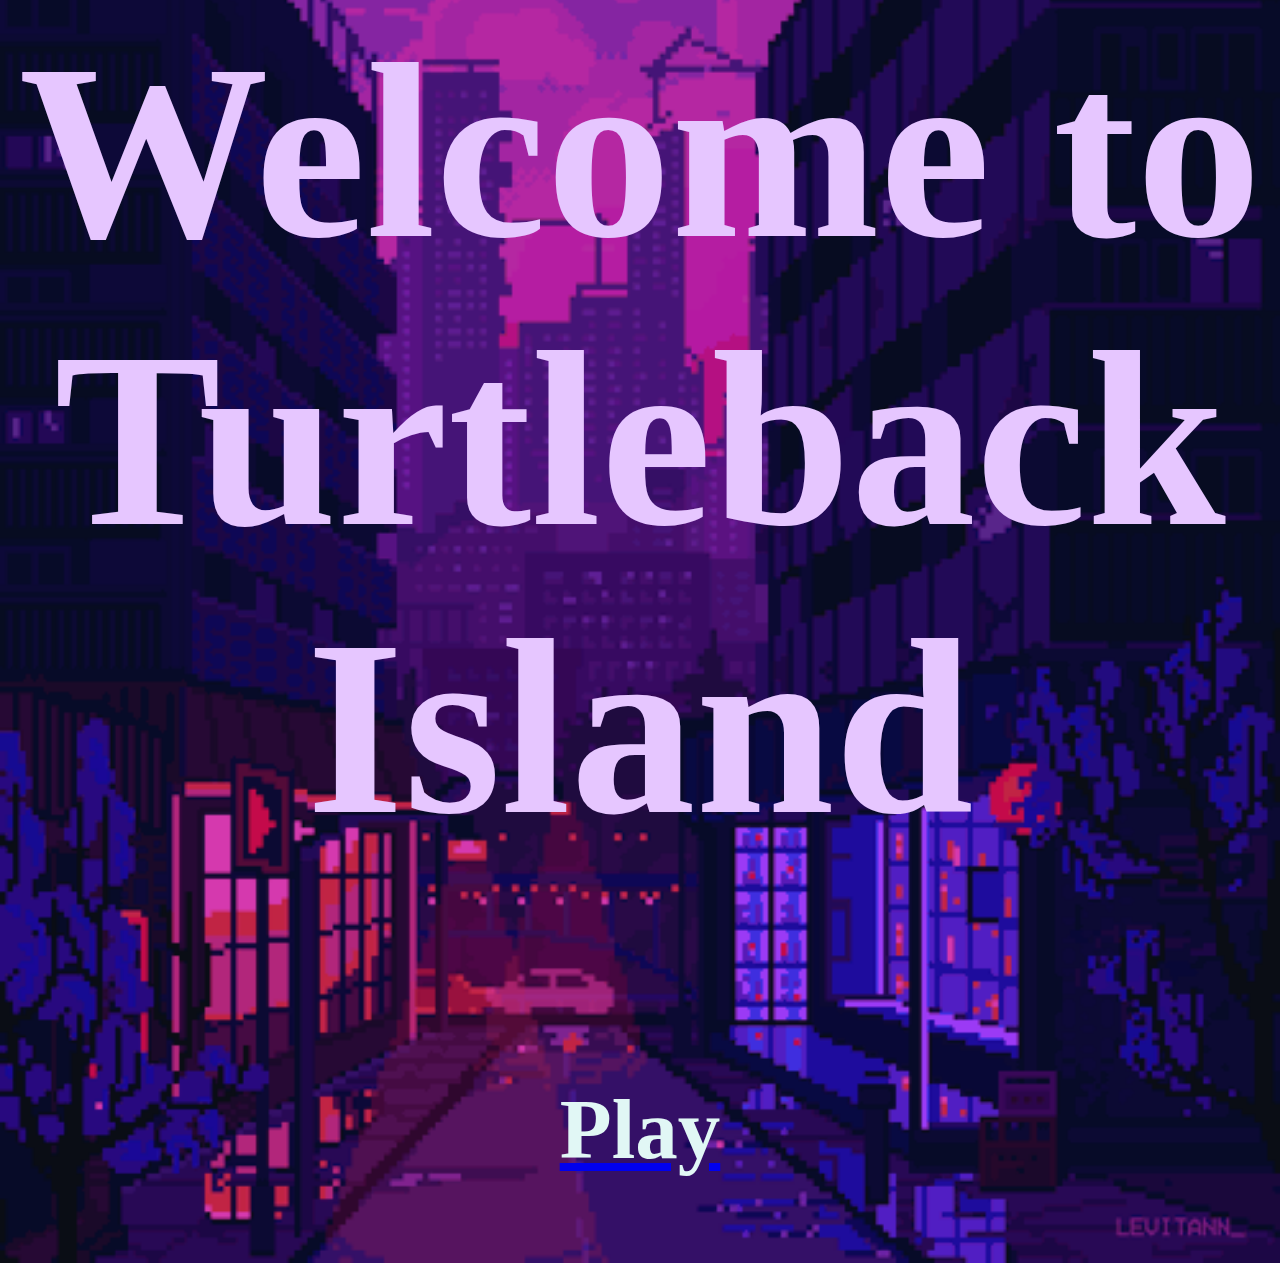
<file: adventuregame/Index.html>
<html>
    <title>TURTLEBACK ISLAND</title>
    <Body>
        <head>
            <link rel="stylesheet" href="stylesheet.css">
        </head>
   <div1> <h2>Welcome to Turtleback Island</h2> </div1>
        
        <div2> <a href="page2.html"><h3>Play</h3></a></div2>  
        
    </Body>
</html>
</file>
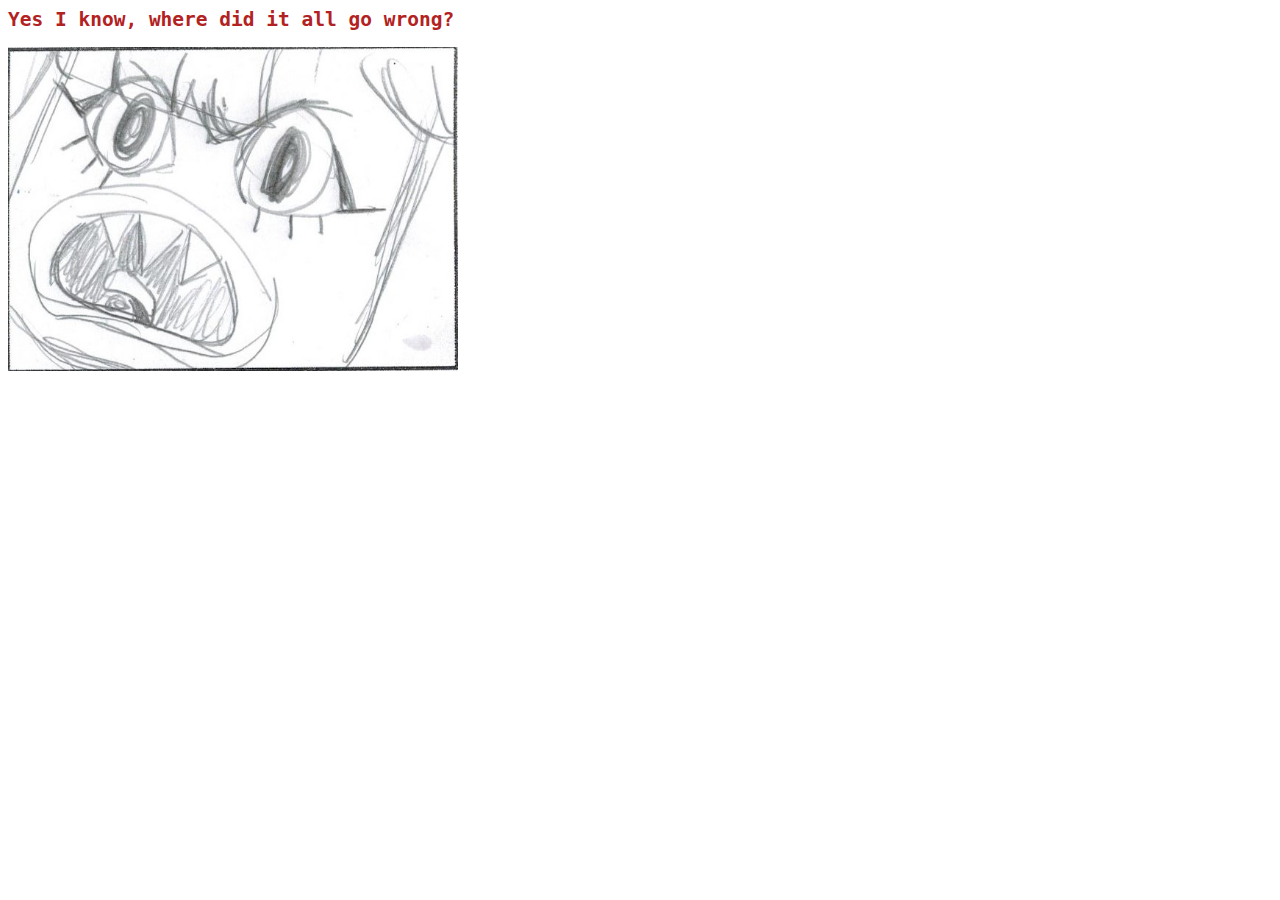
<file: NataliLizbeth_website/index.html>
<html>
    <head>
    <title>Hi Im Weird</title>
       
    </head>
<h2><link rel="stylesheet" type="text/css" href="stylesheet.css"> Yes I know, where did it all go wrong? 
    </h2>
    <p> <link rel="stylesheet" type="text/css" href="stylesheet.css"> <img src="6.jpg" alt="angry fish woman" width=450px /> </p>
</file>
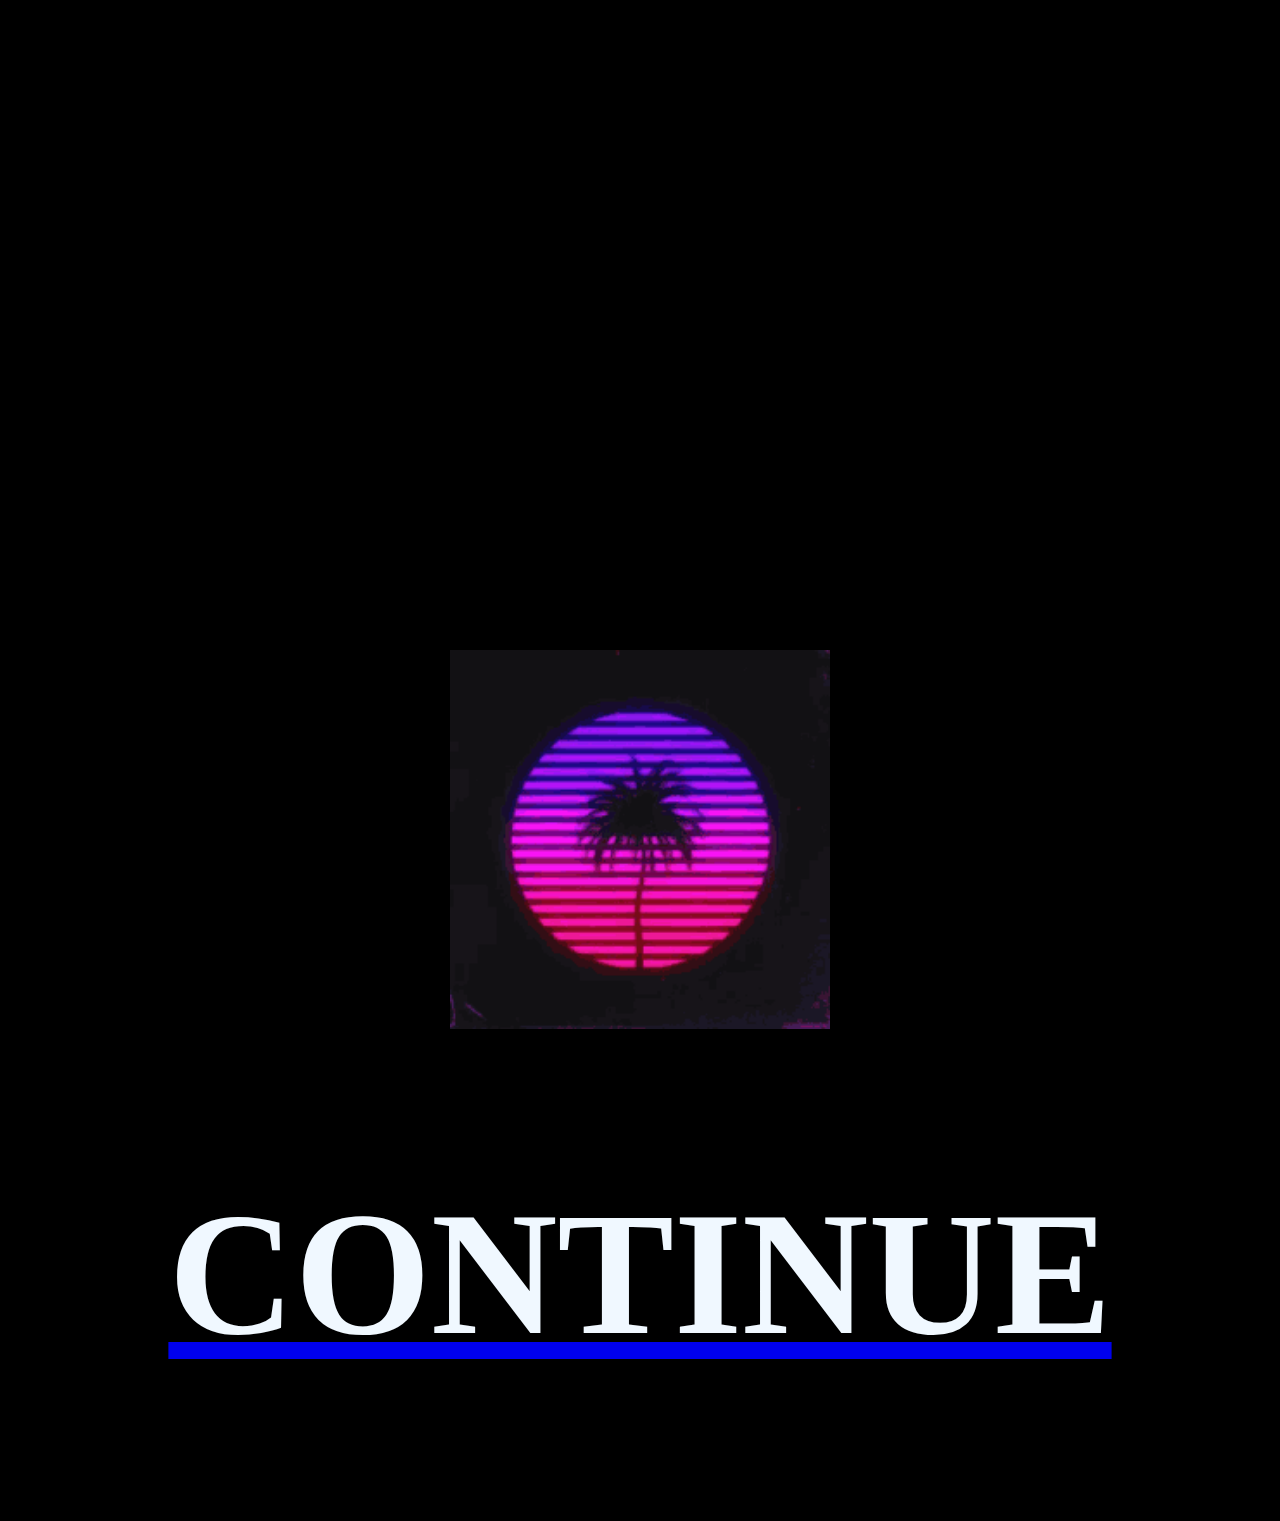
<file: adventuregame/page2.html>
<!doctypehtml>
<html>
<Title> Loading... </Title>
<body> <link rel="stylesheet" href="stylesheet2.css">
       <img src="Imagesof_secondsite/tenor.gif" alt="loading screen" class="center"> 
    <div1> <a href="page3.html"><h2>CONTINUE</h2></a> </div1>
    </body>
</html>
</file>
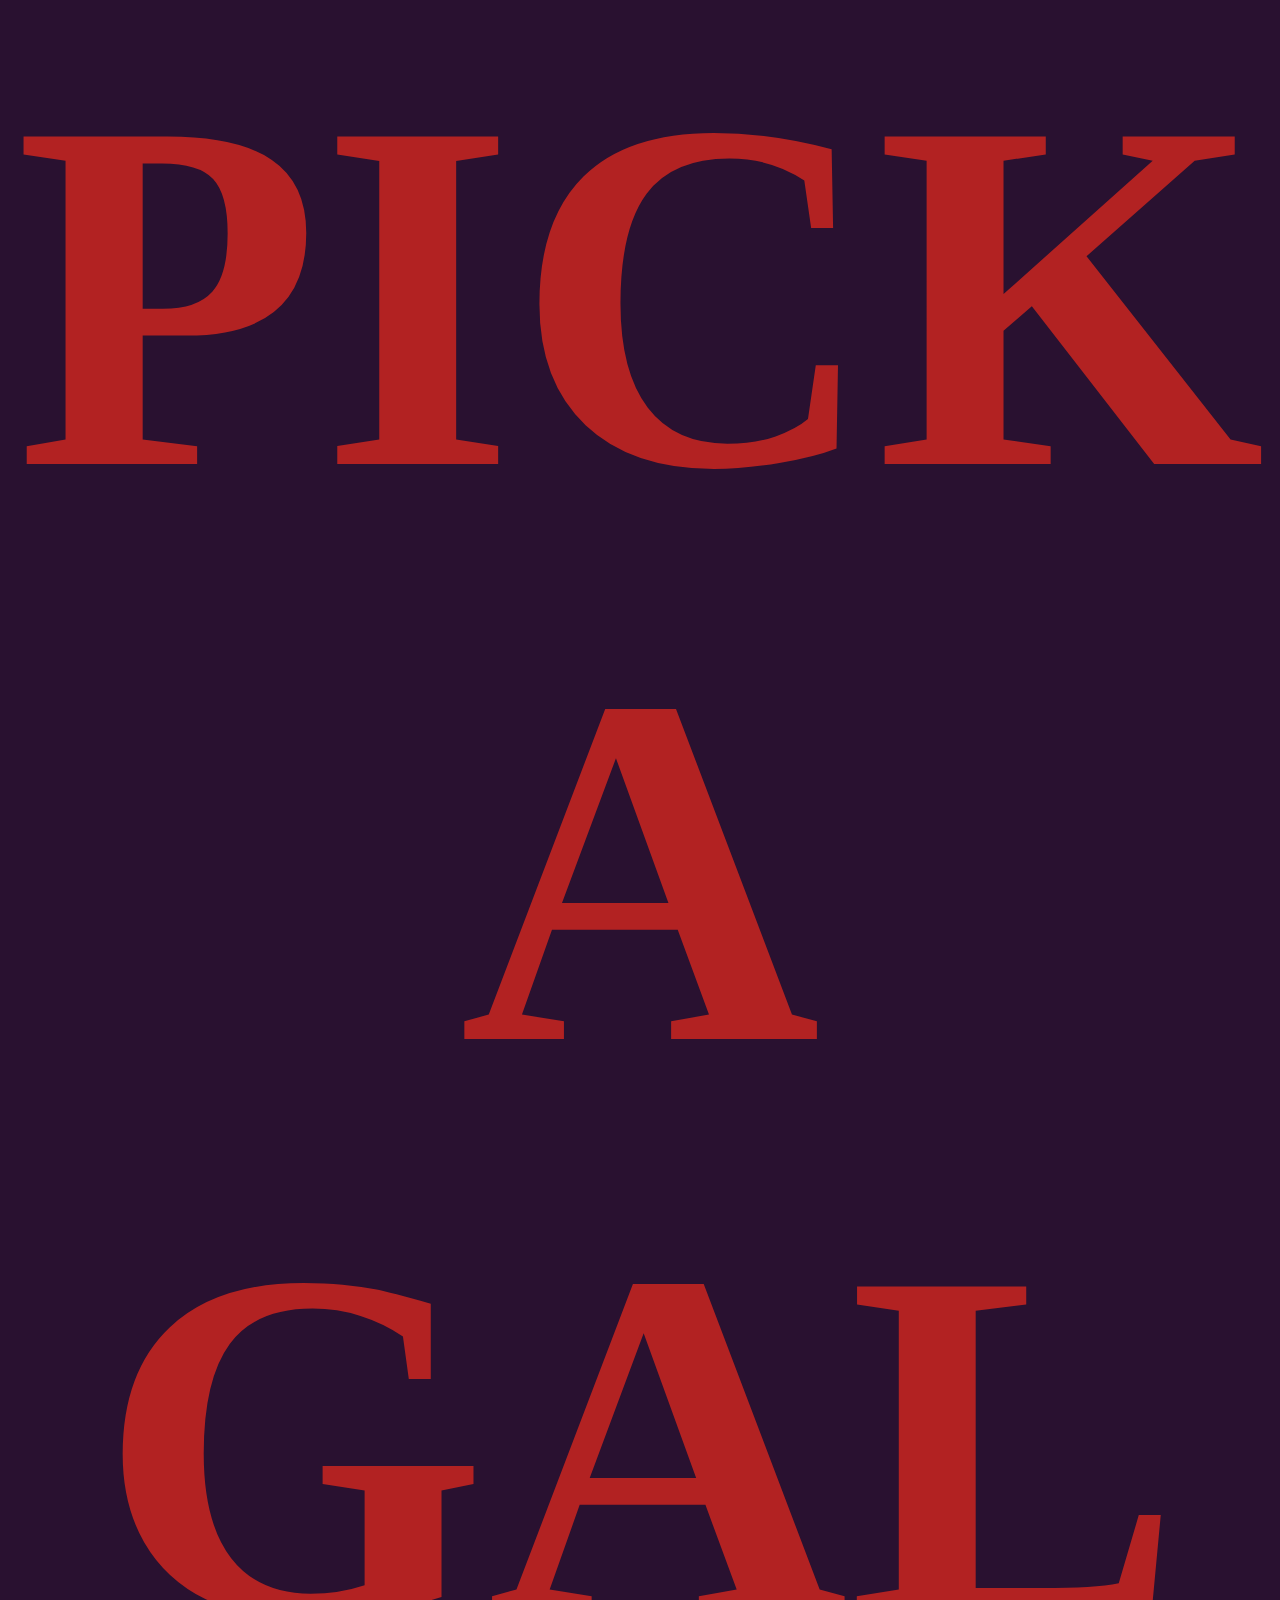
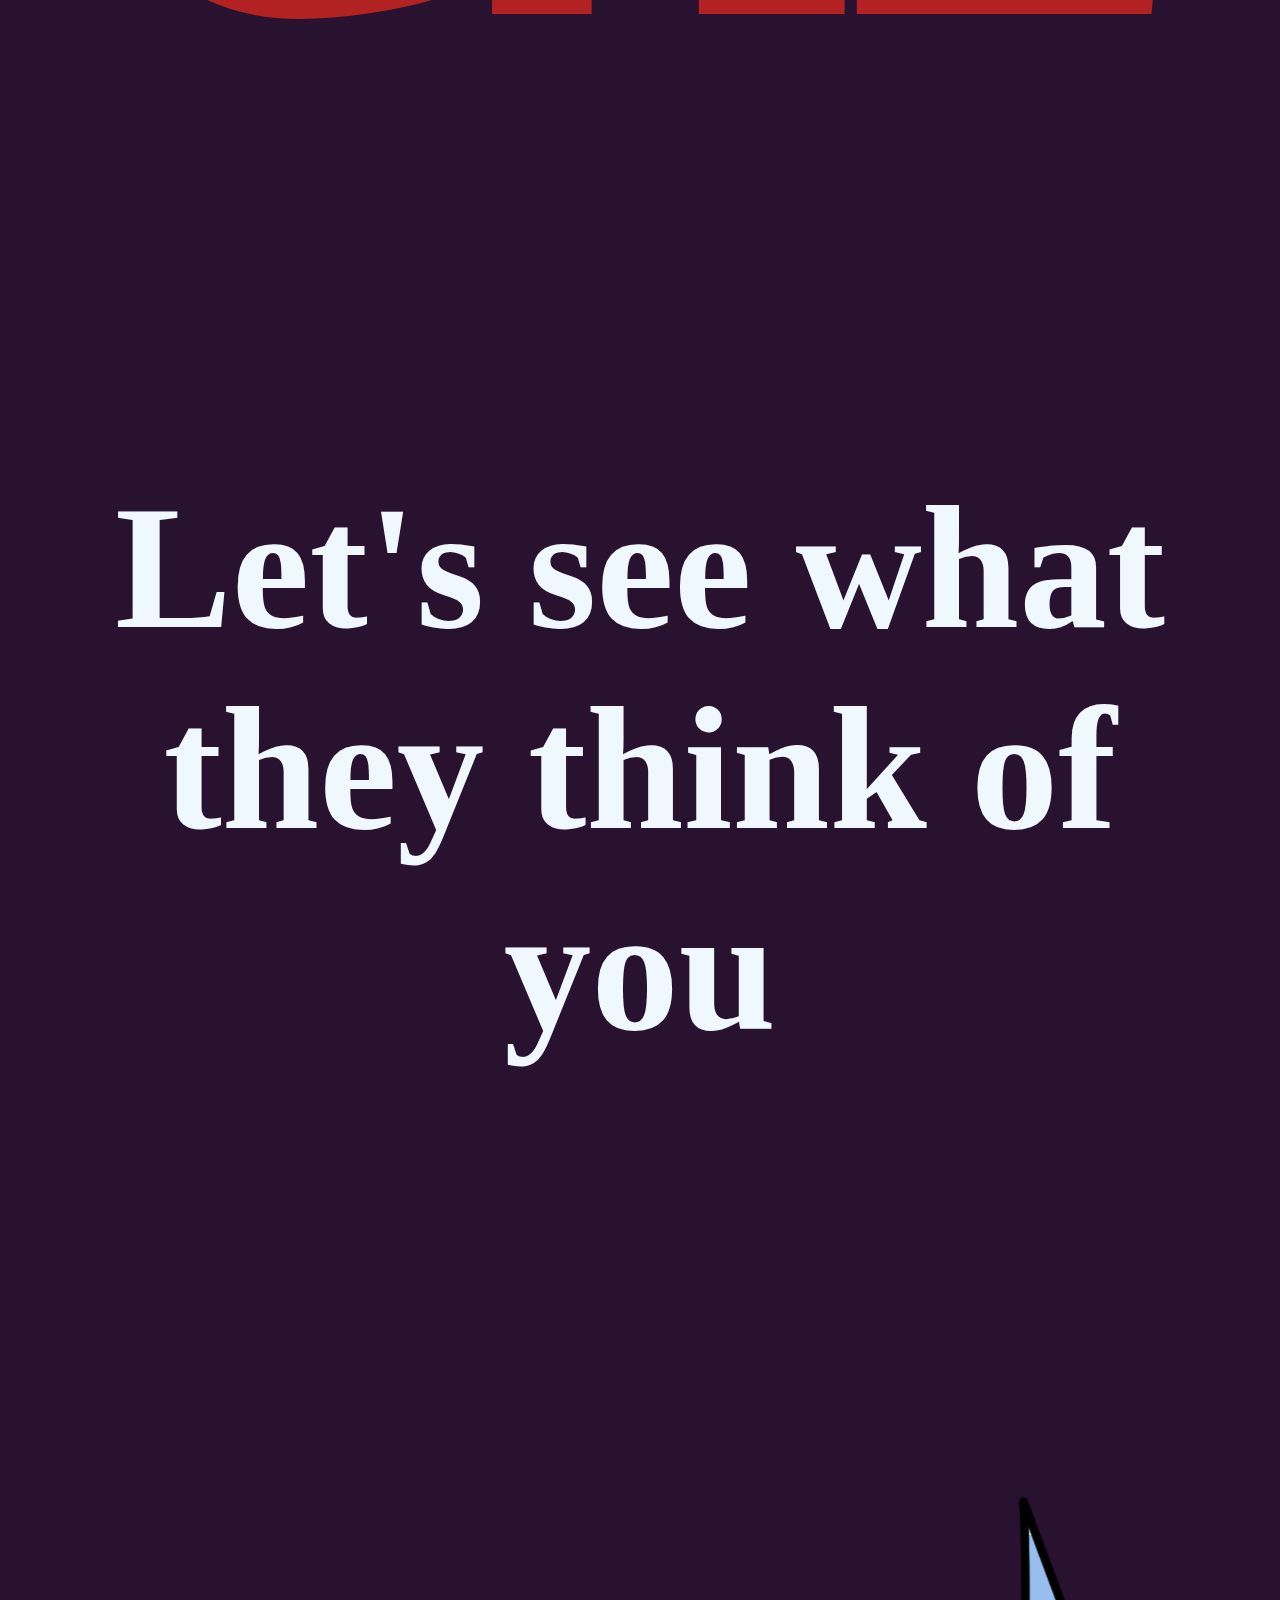
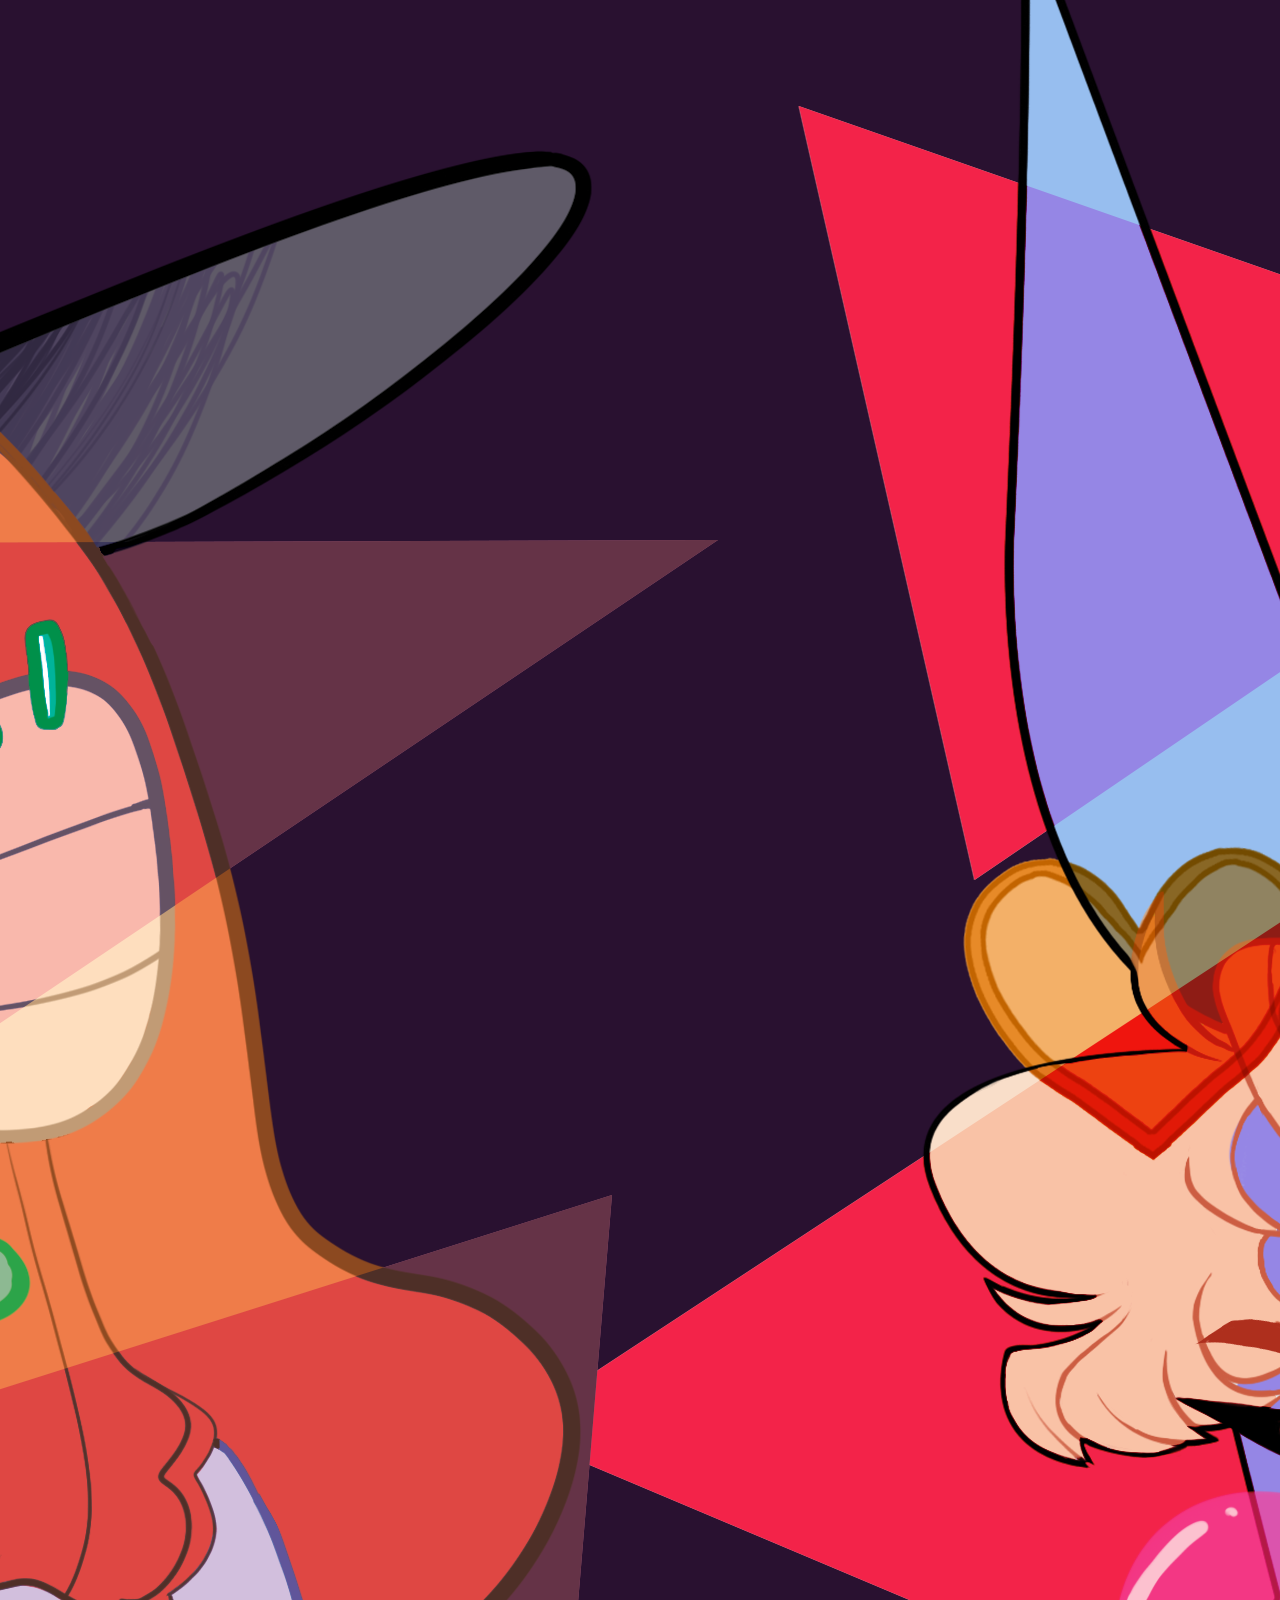
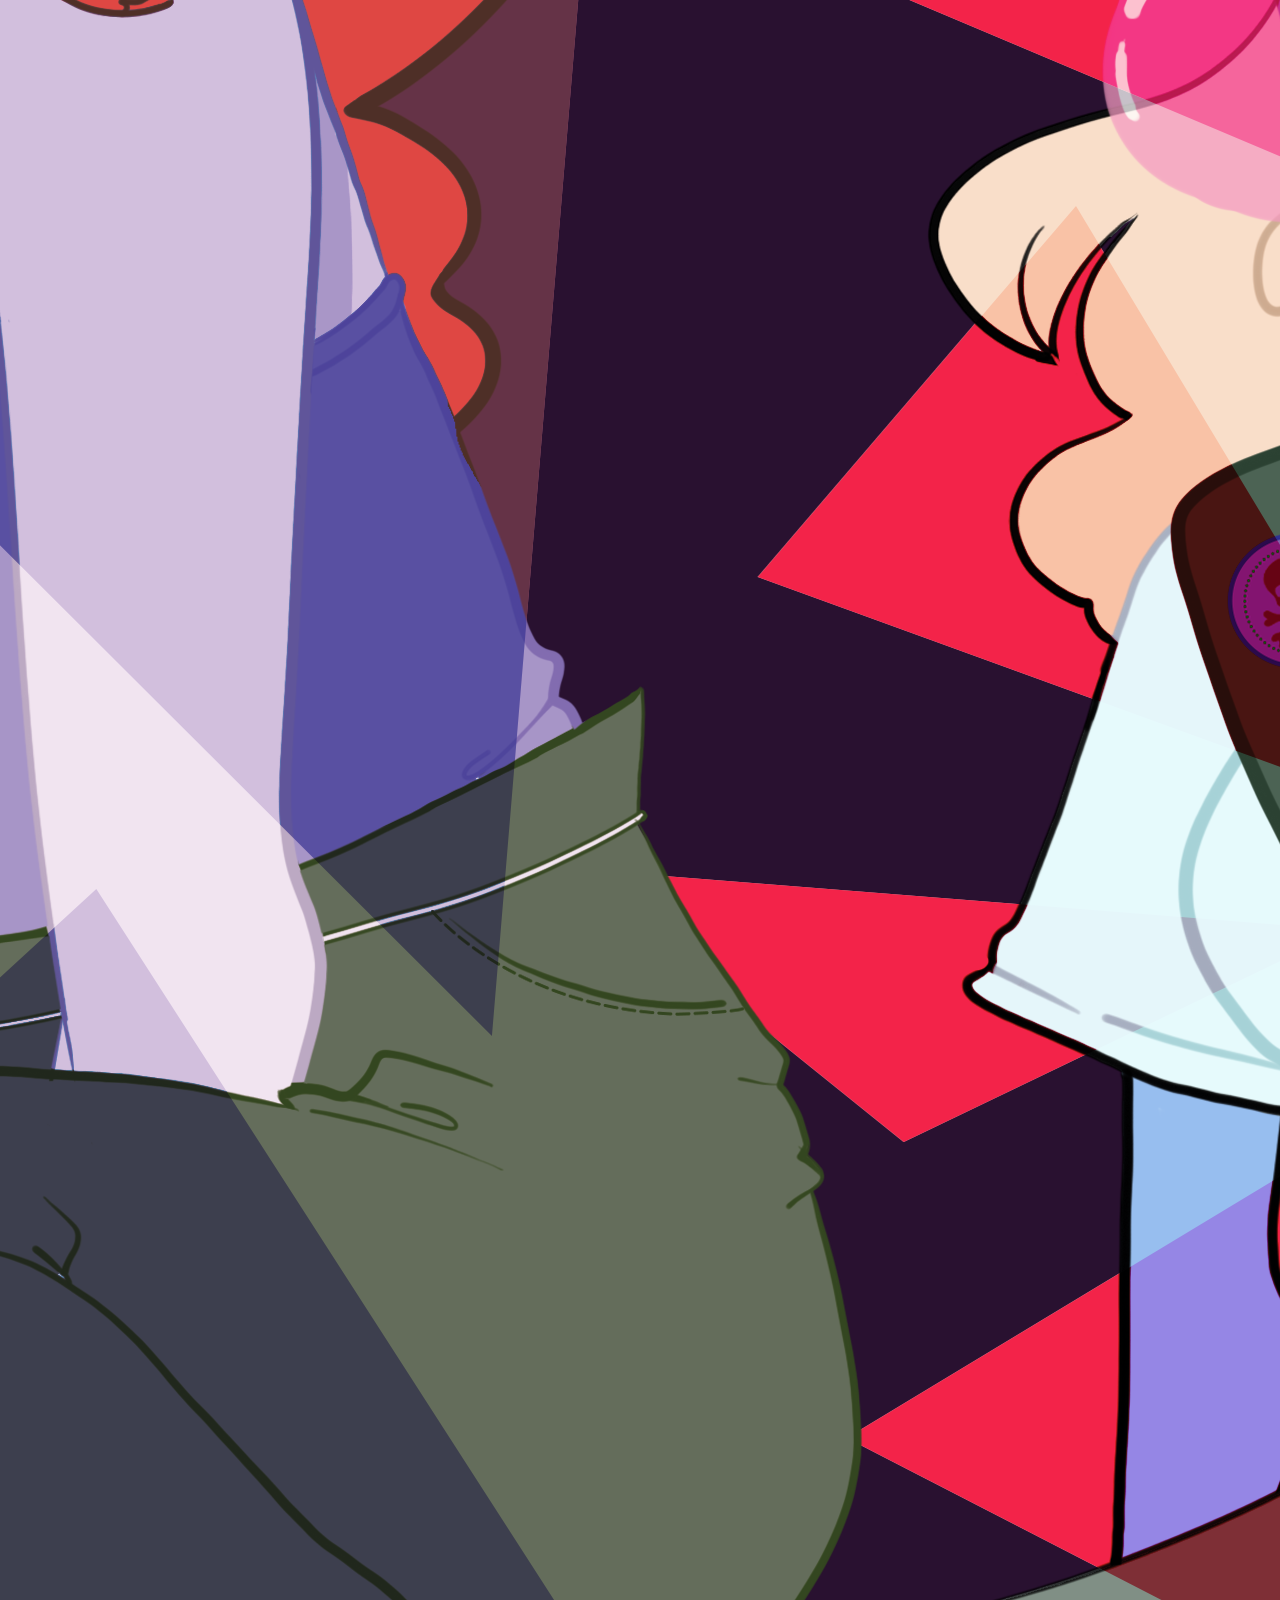
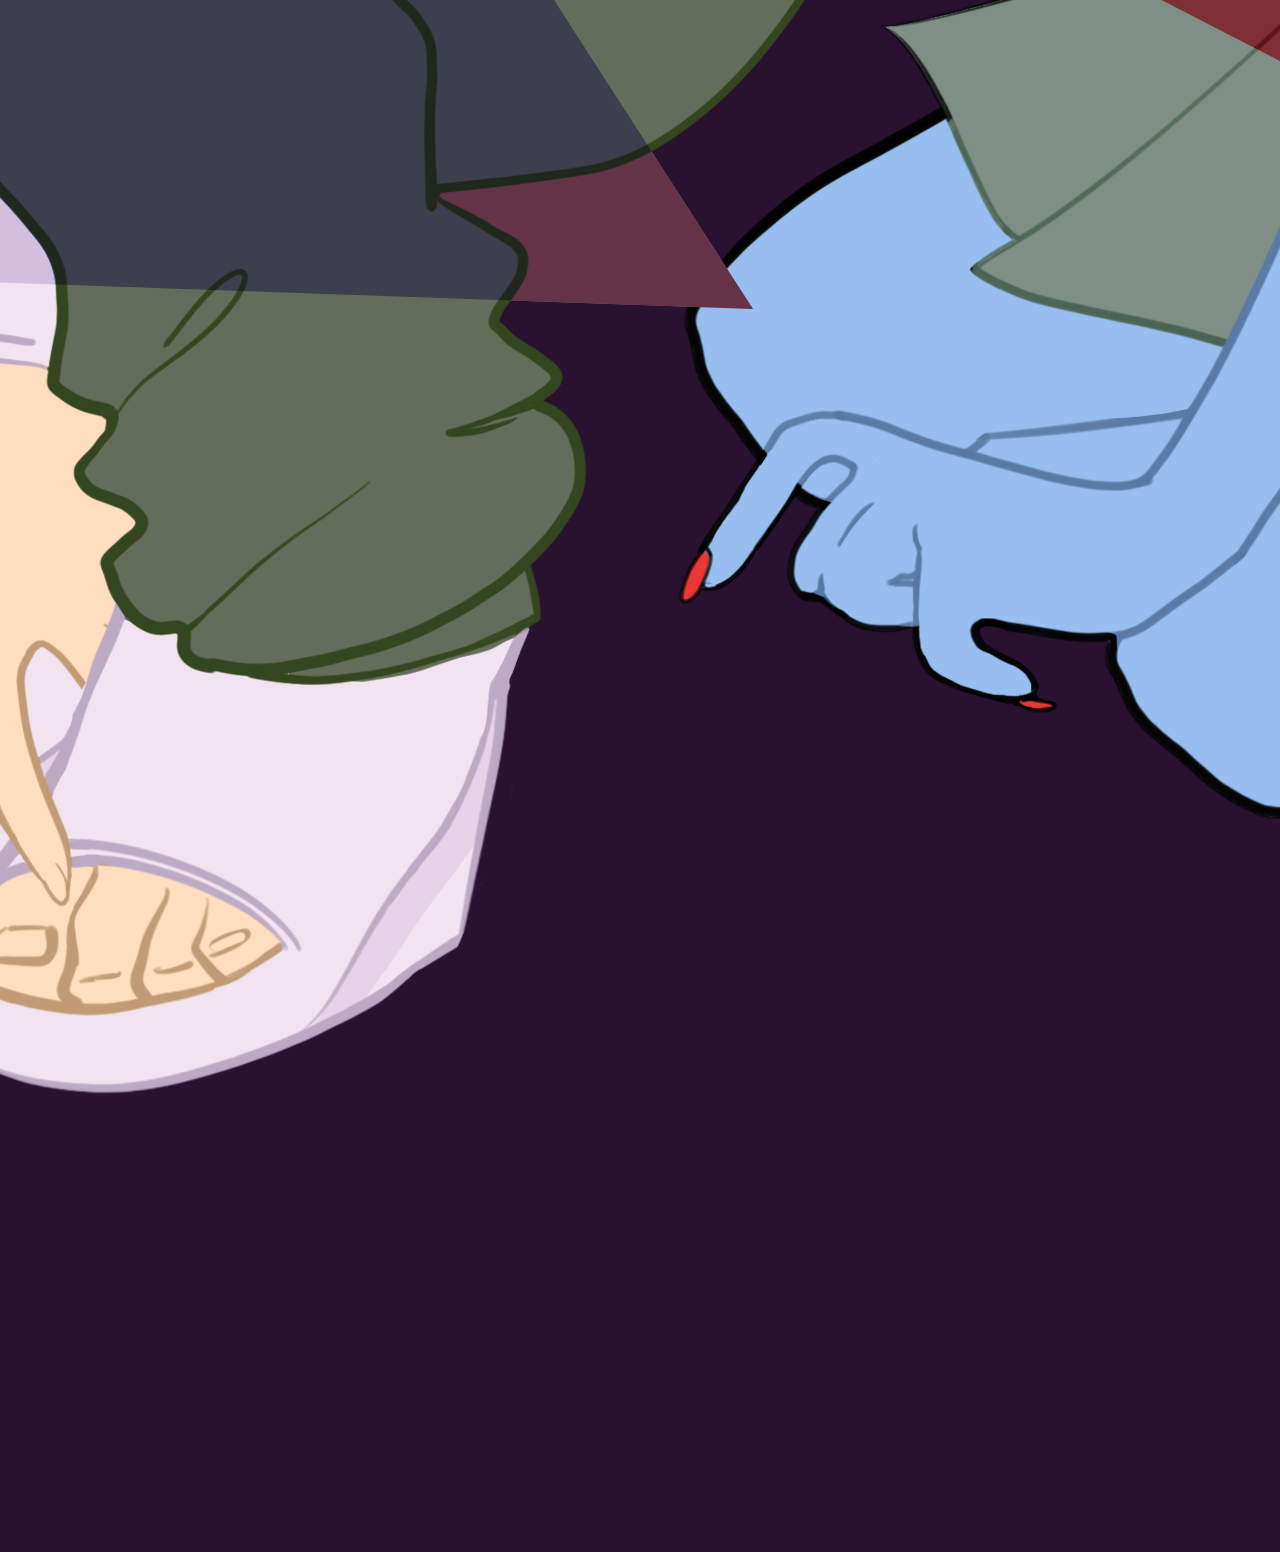
<file: adventuregame/page3.html>
<html>
<title>TBI</title>
<body>
    <link rel="stylesheet" href="styl3.css">
    <h1>PICK A GAL</h1>
    <h2>Let's see what they think of you</h2>
   <a href="site4.html"><img class="leftimage" src="imagesof_3rdsite/definingrebellion.png"></a>
    <a href="site5.html"> <img class="rightimage" src="imagesof_3rdsite/definingattitude.png"></a>
    </body>
</html>
</file>
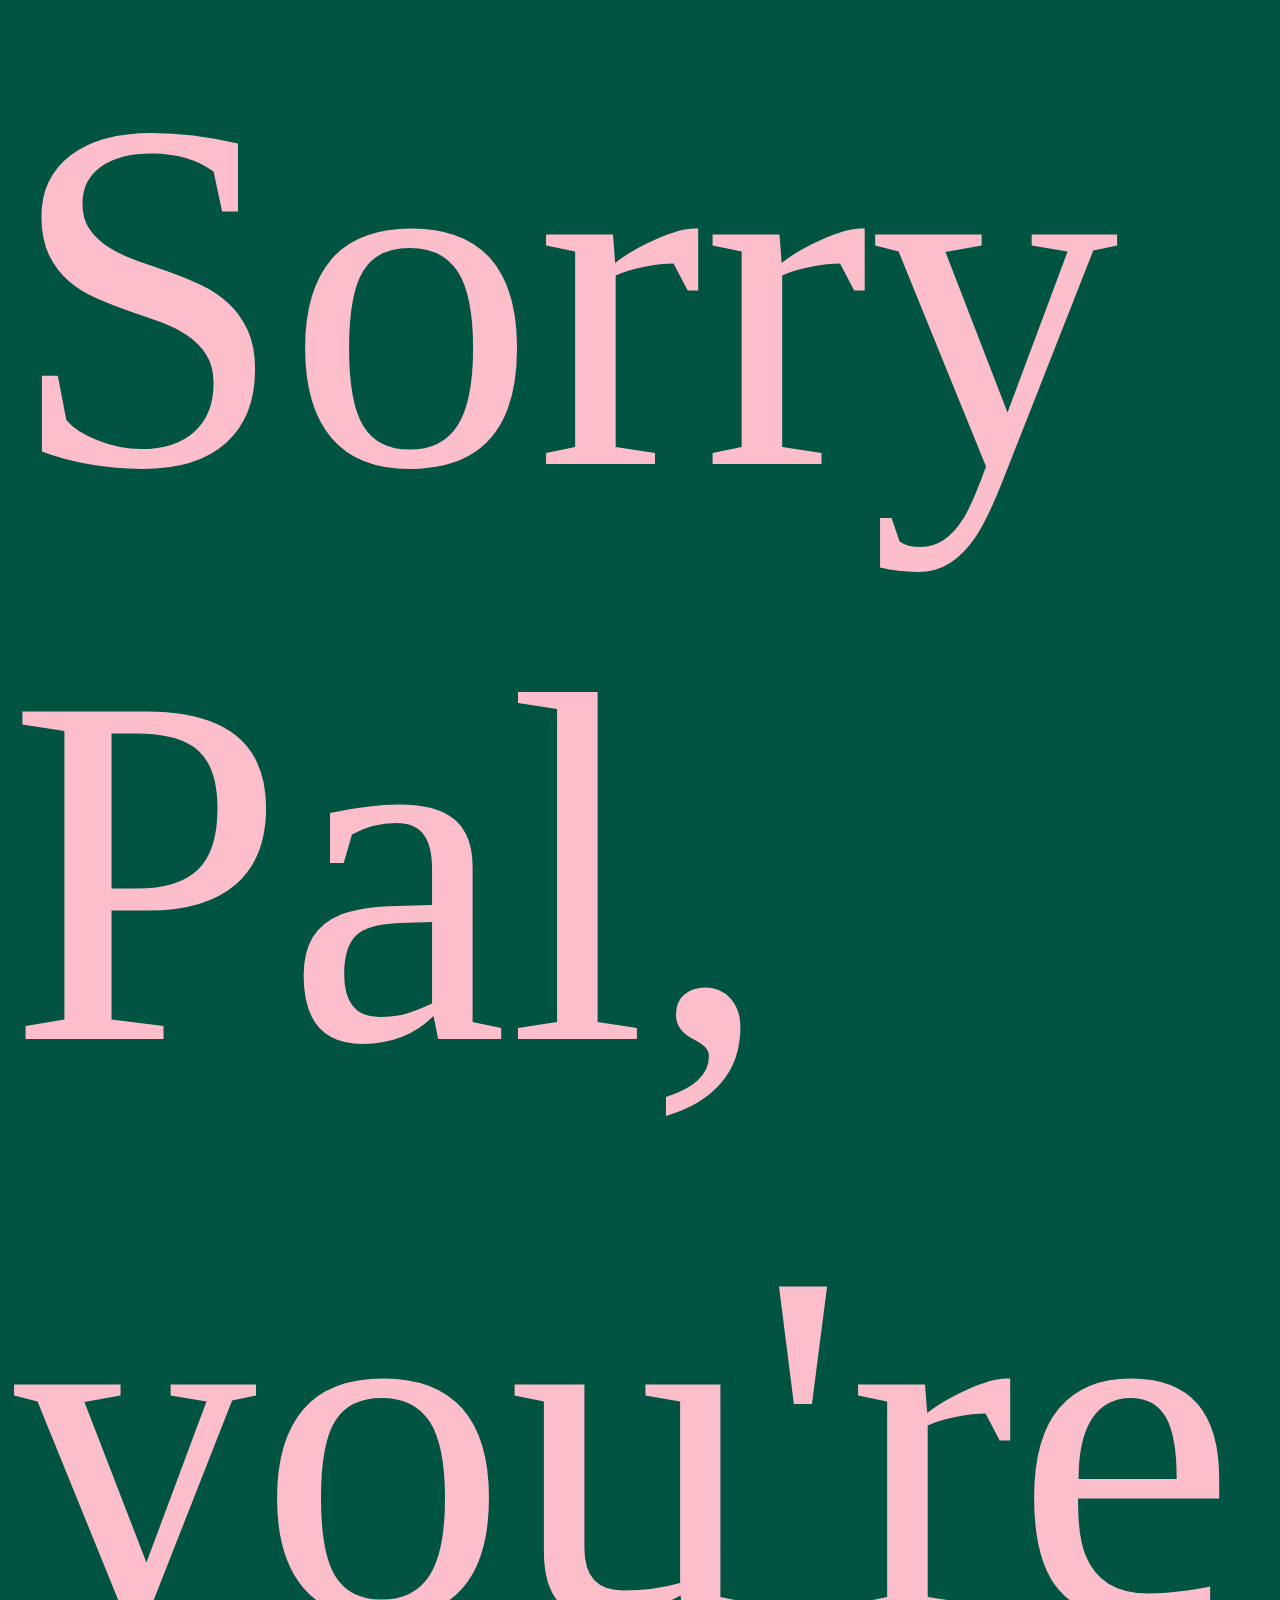
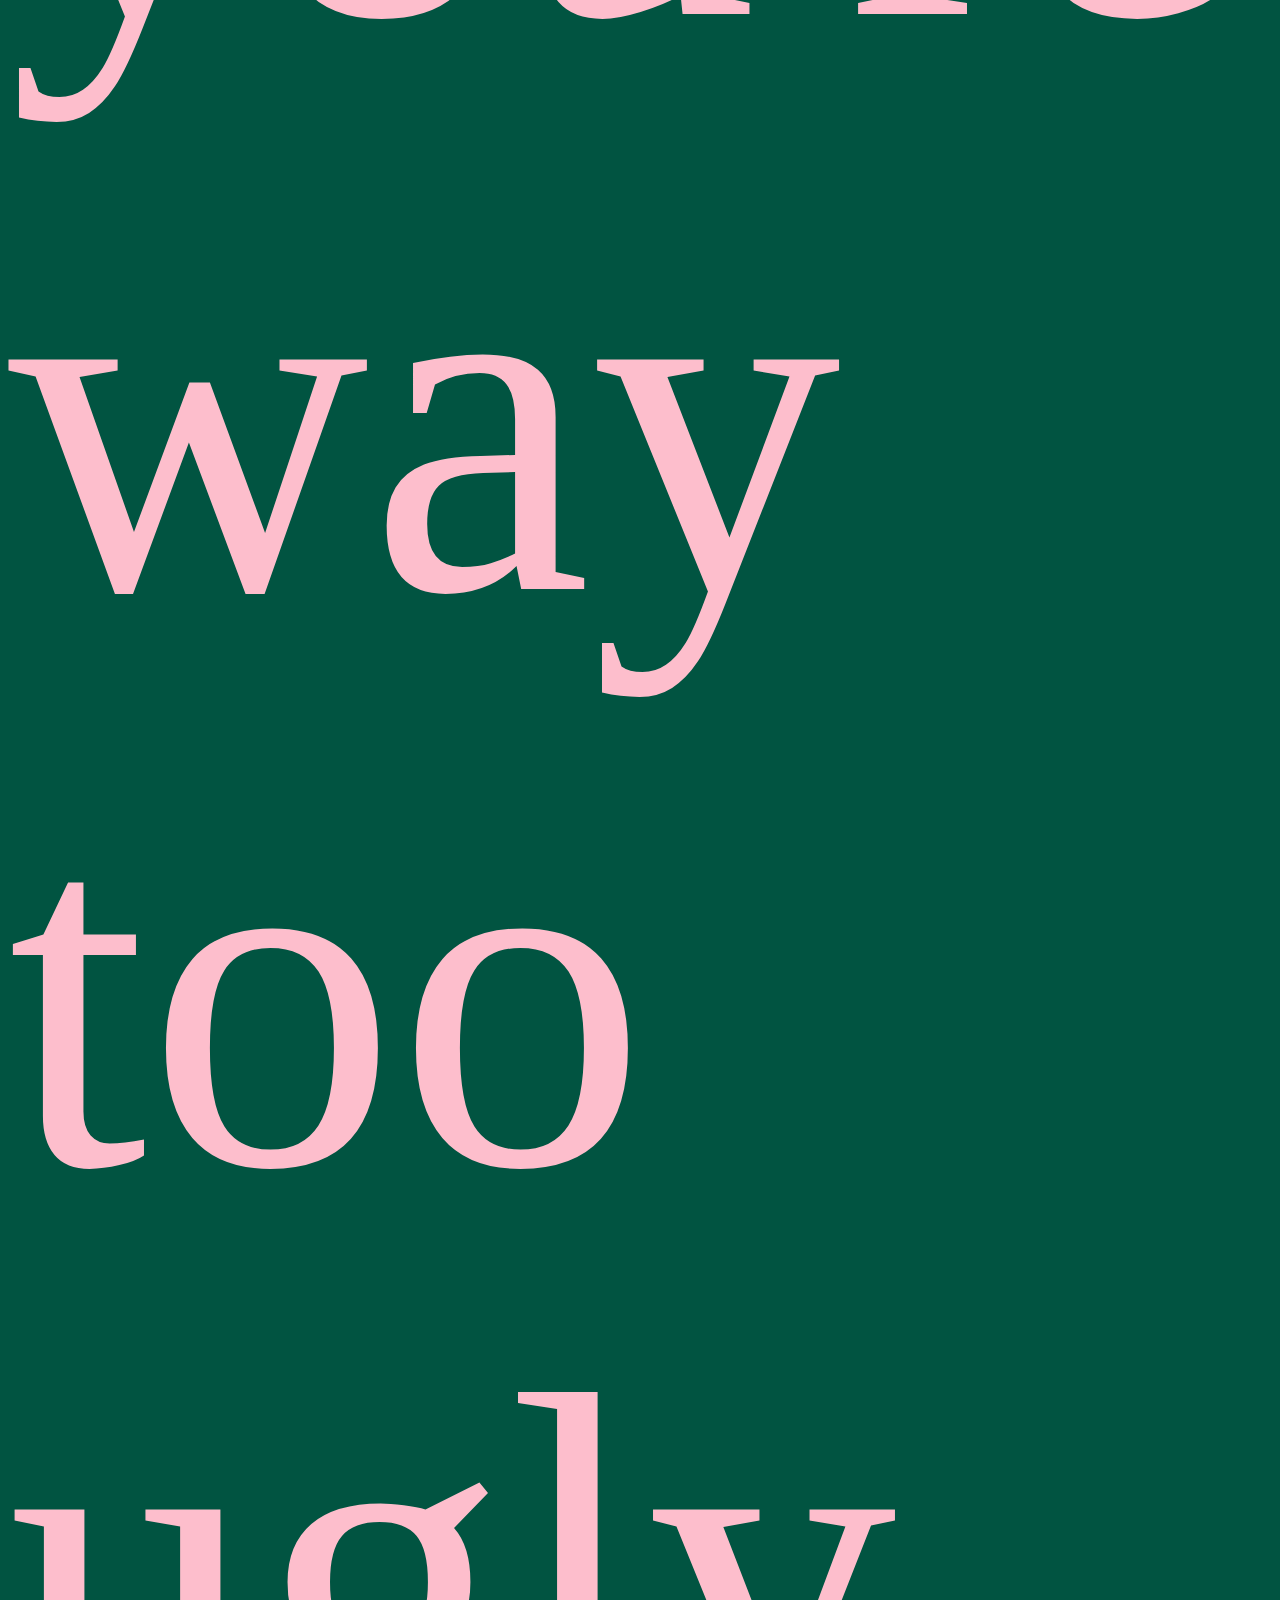
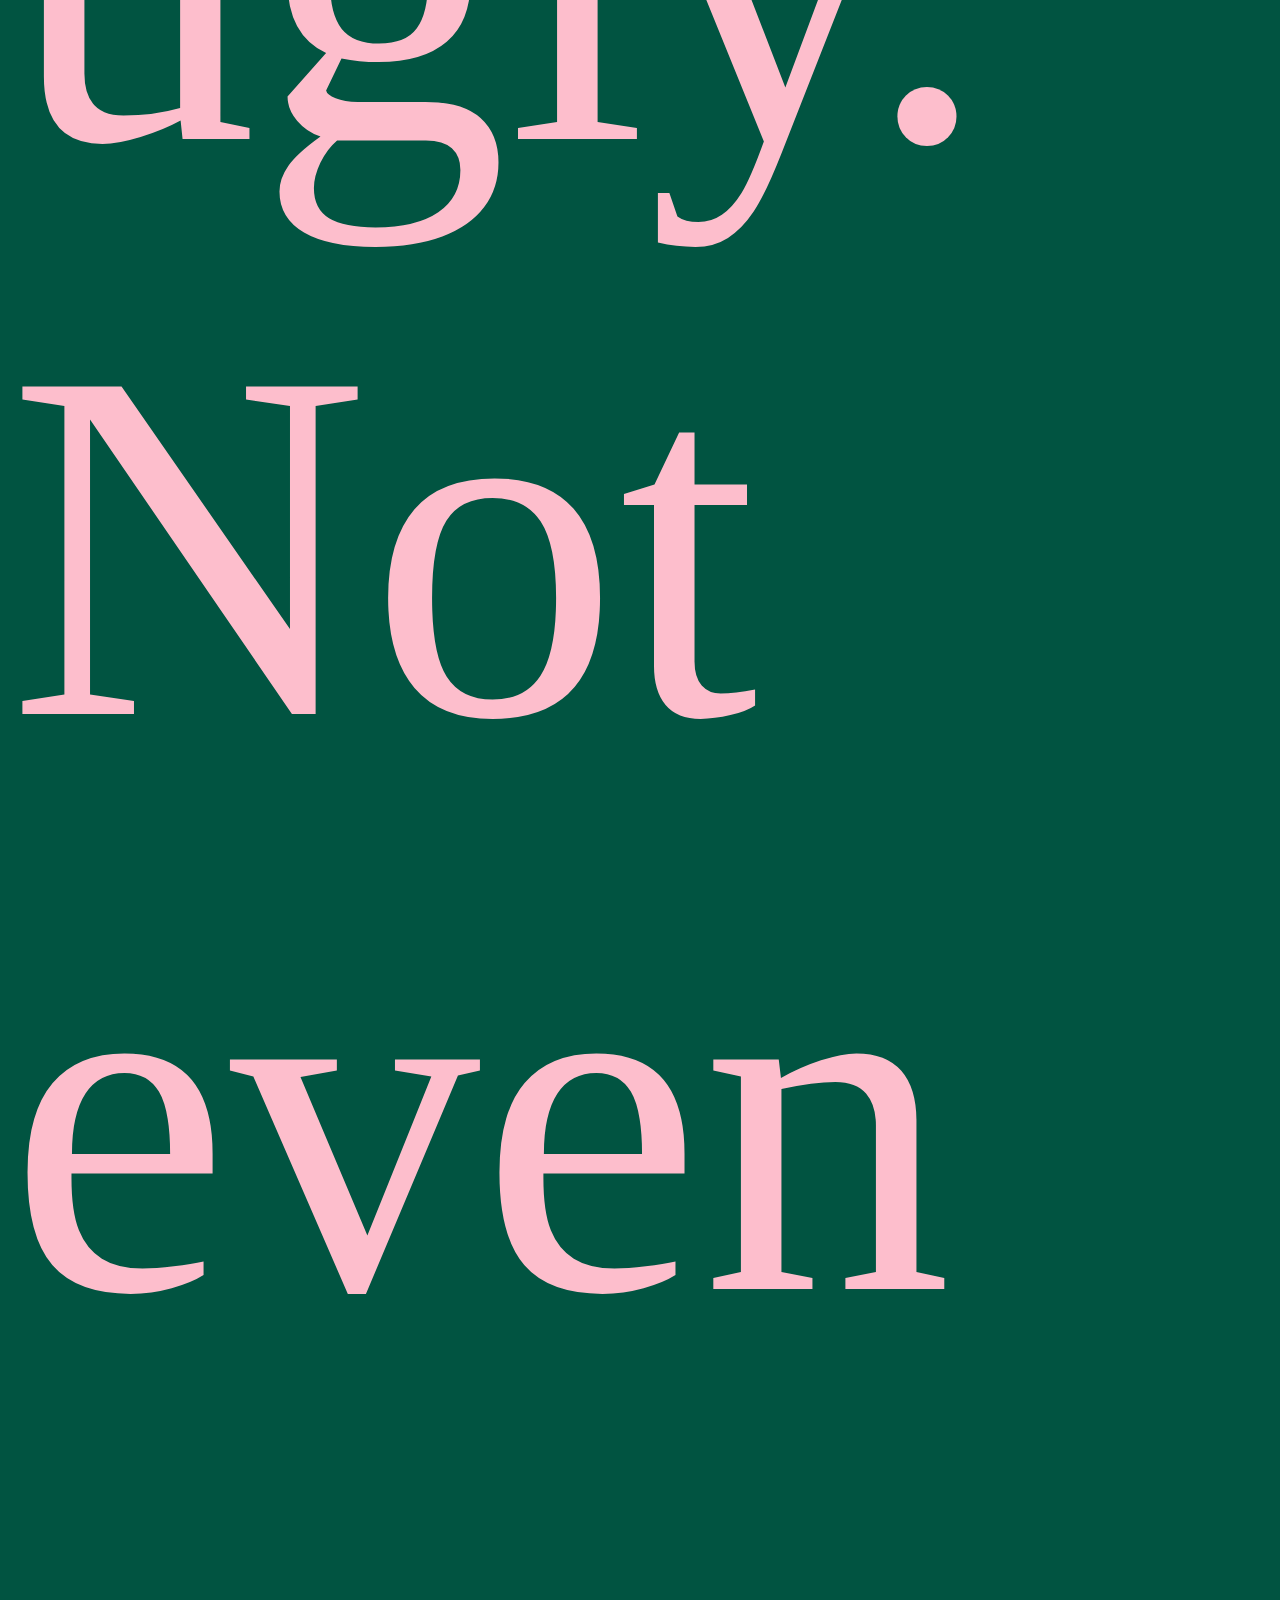
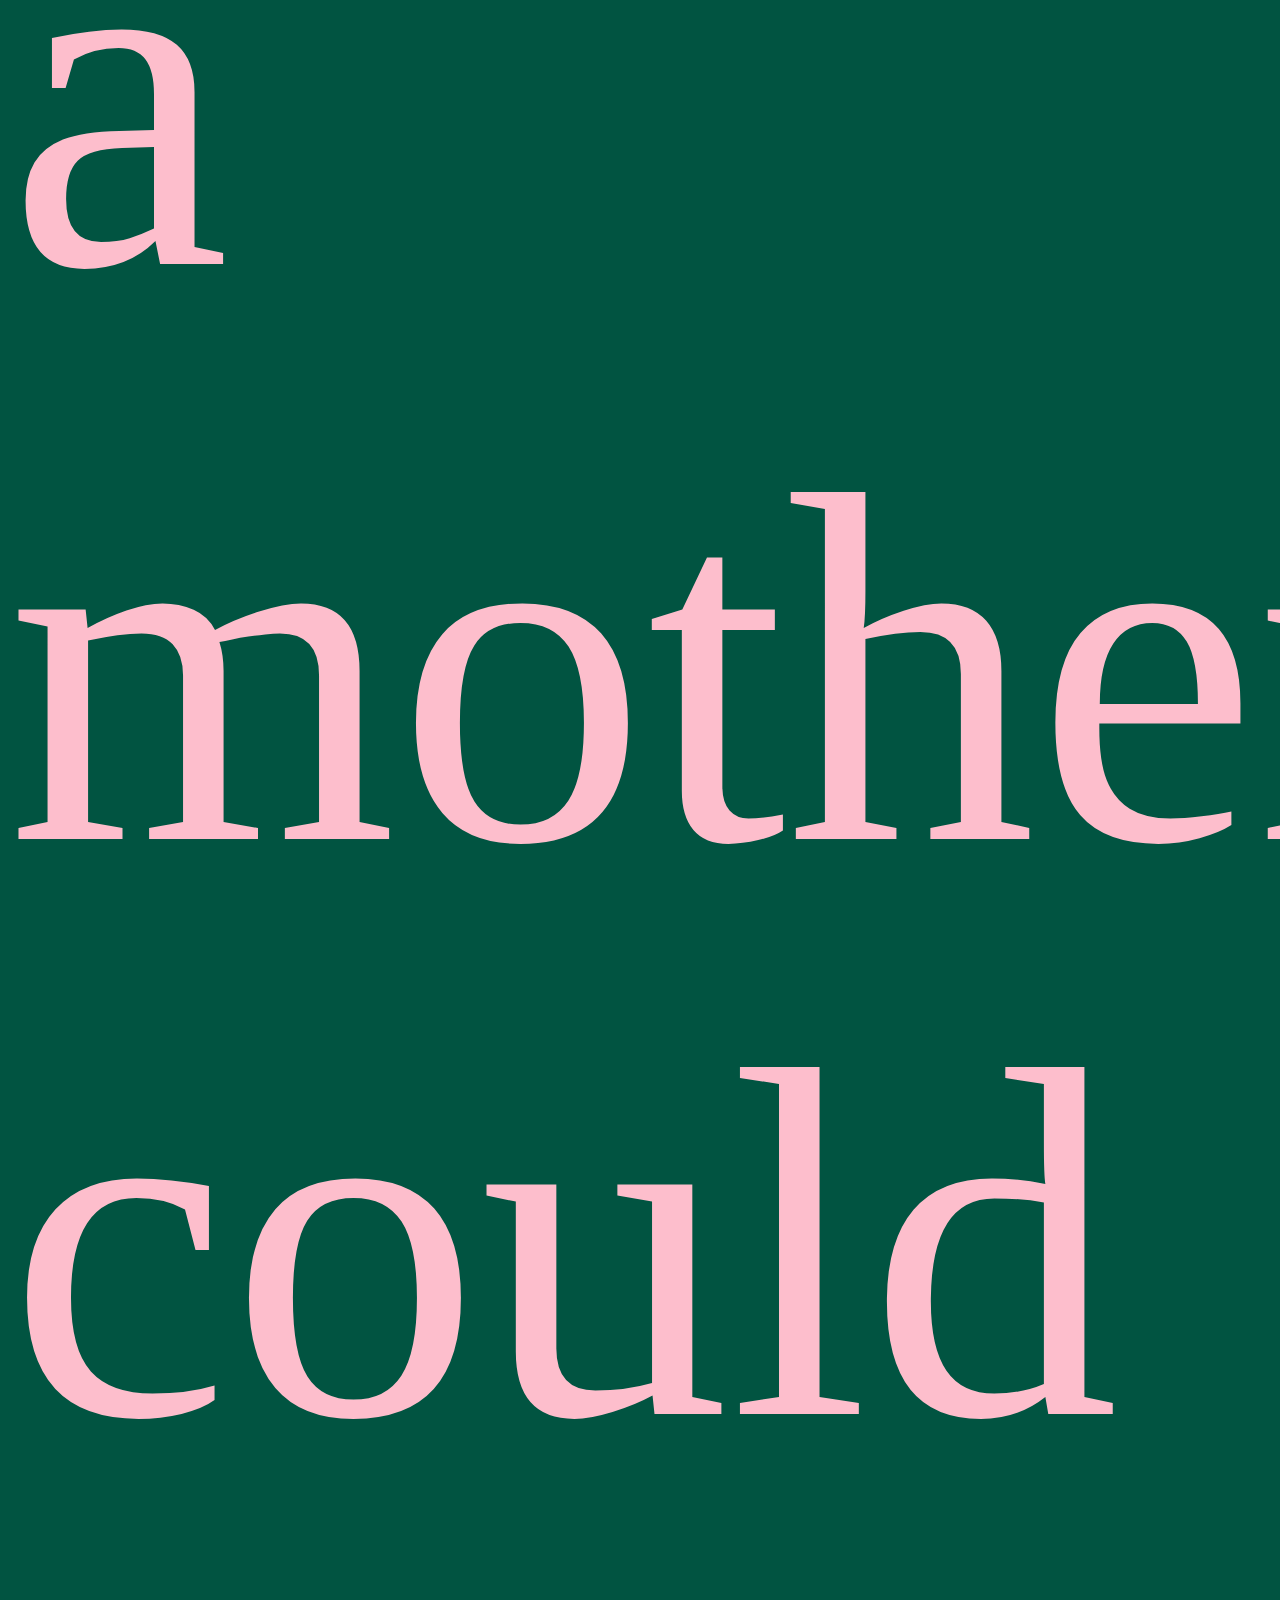
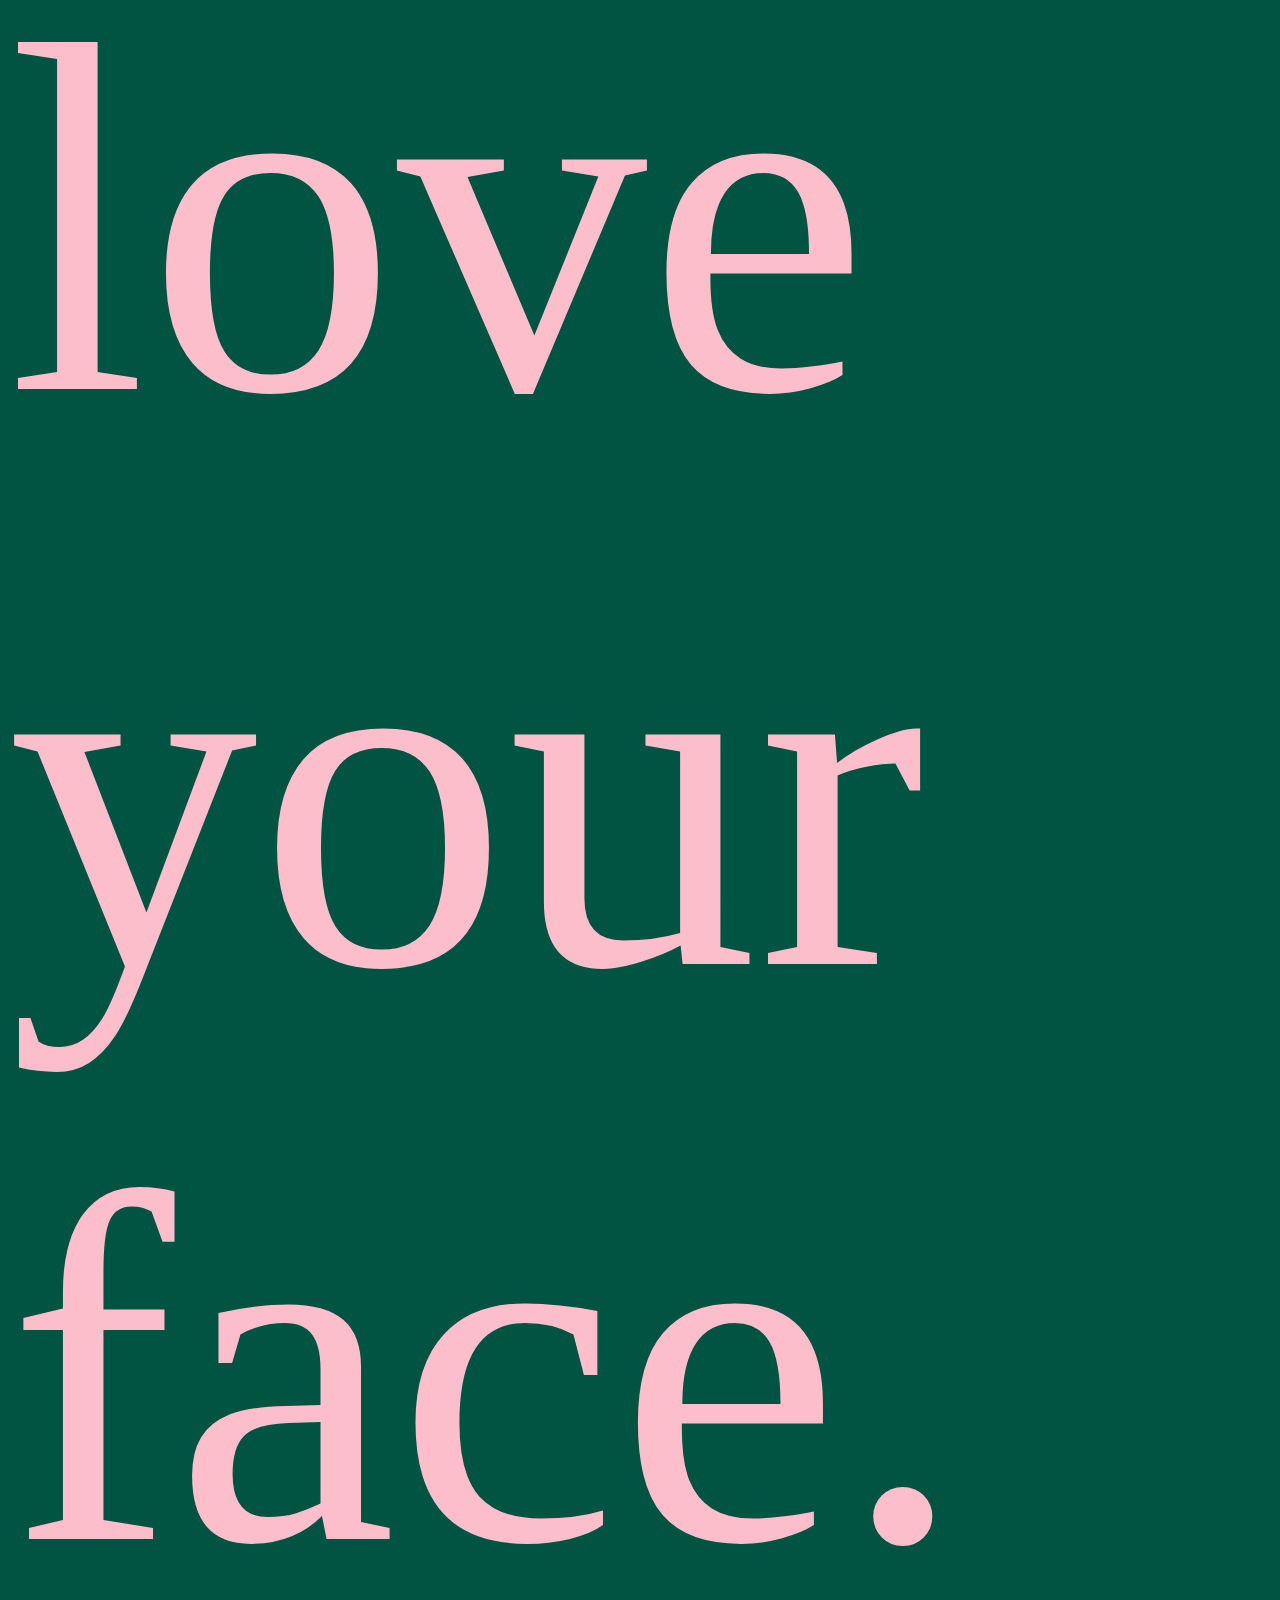
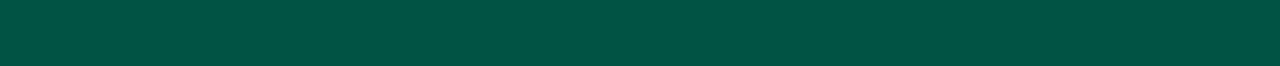
<file: adventuregame/site4.html>
<html>
<title>Too ugly
    </title>
<body>
      <link rel="stylesheet" href="style4.css">
   <div1> <p1>Sorry Pal, you're way too ugly. Not even a mother could love your face.</p1> </div1>
    </body>
</html>
</file>
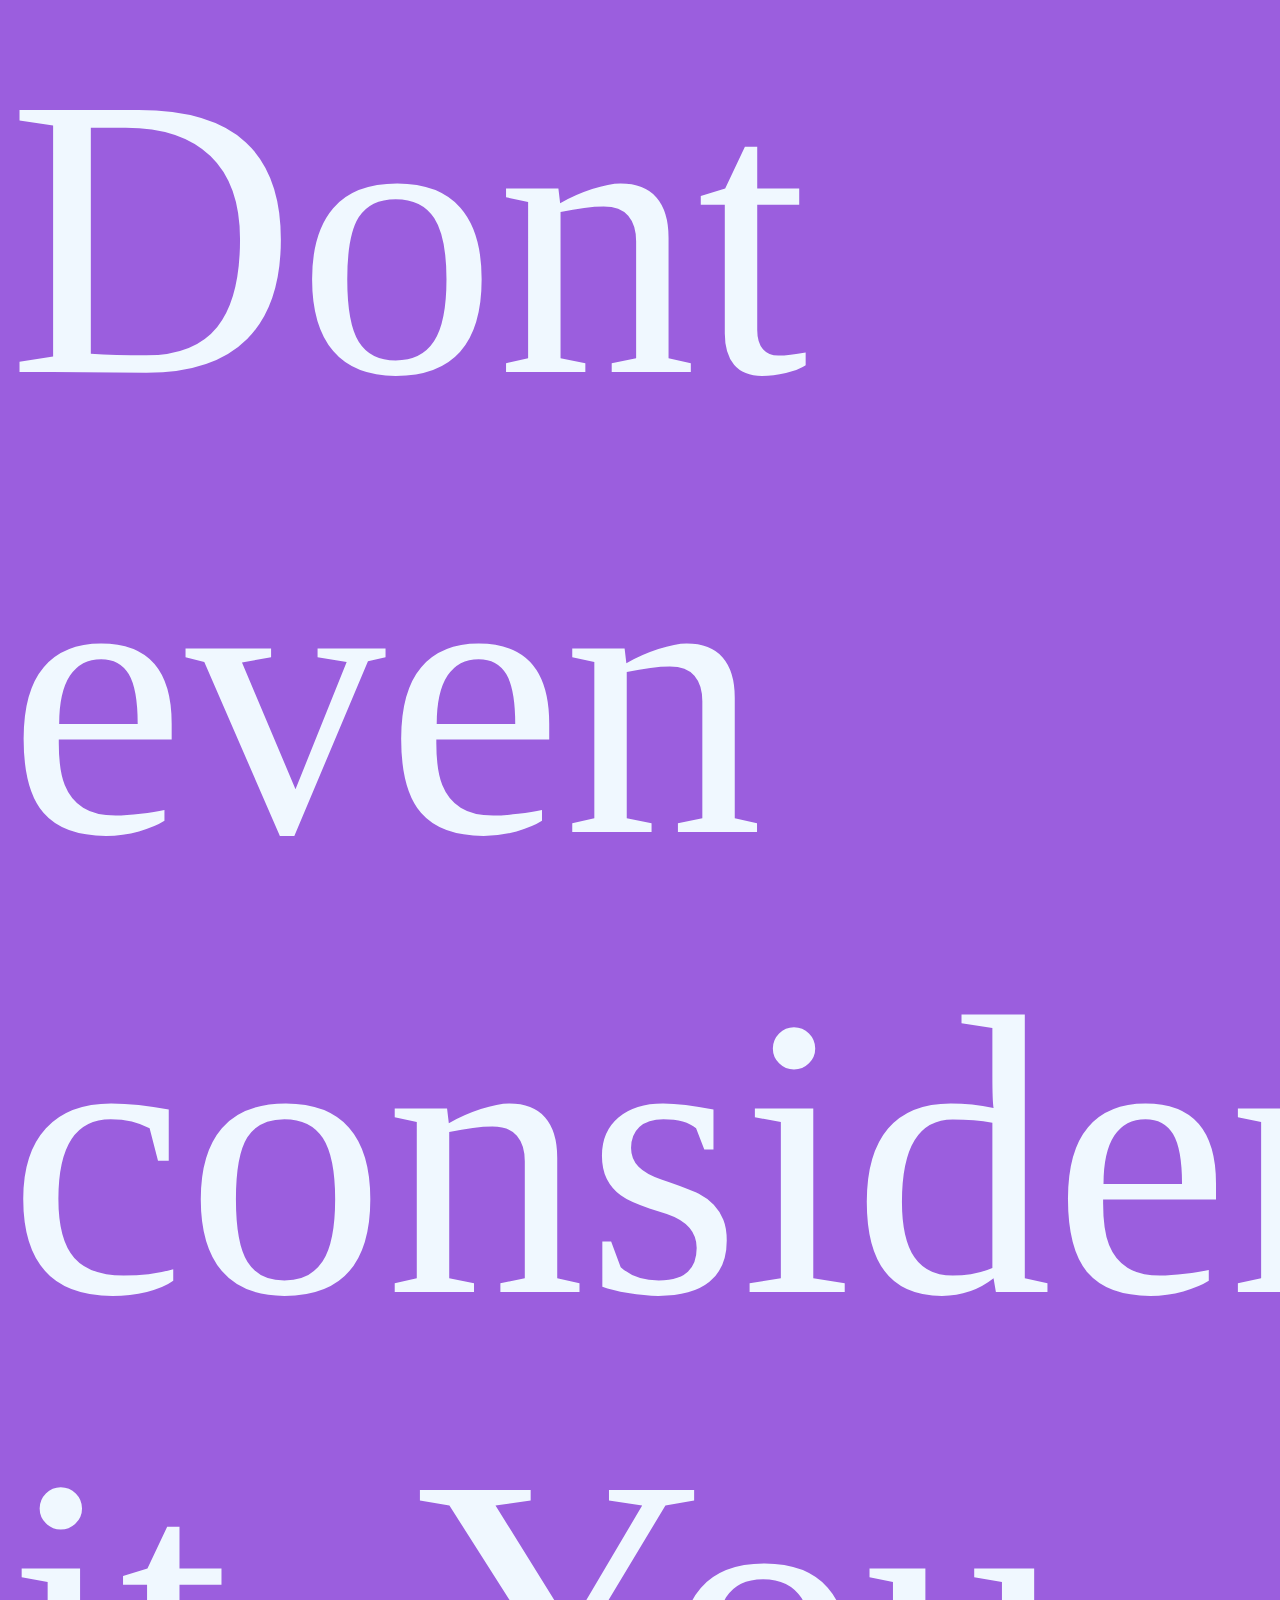
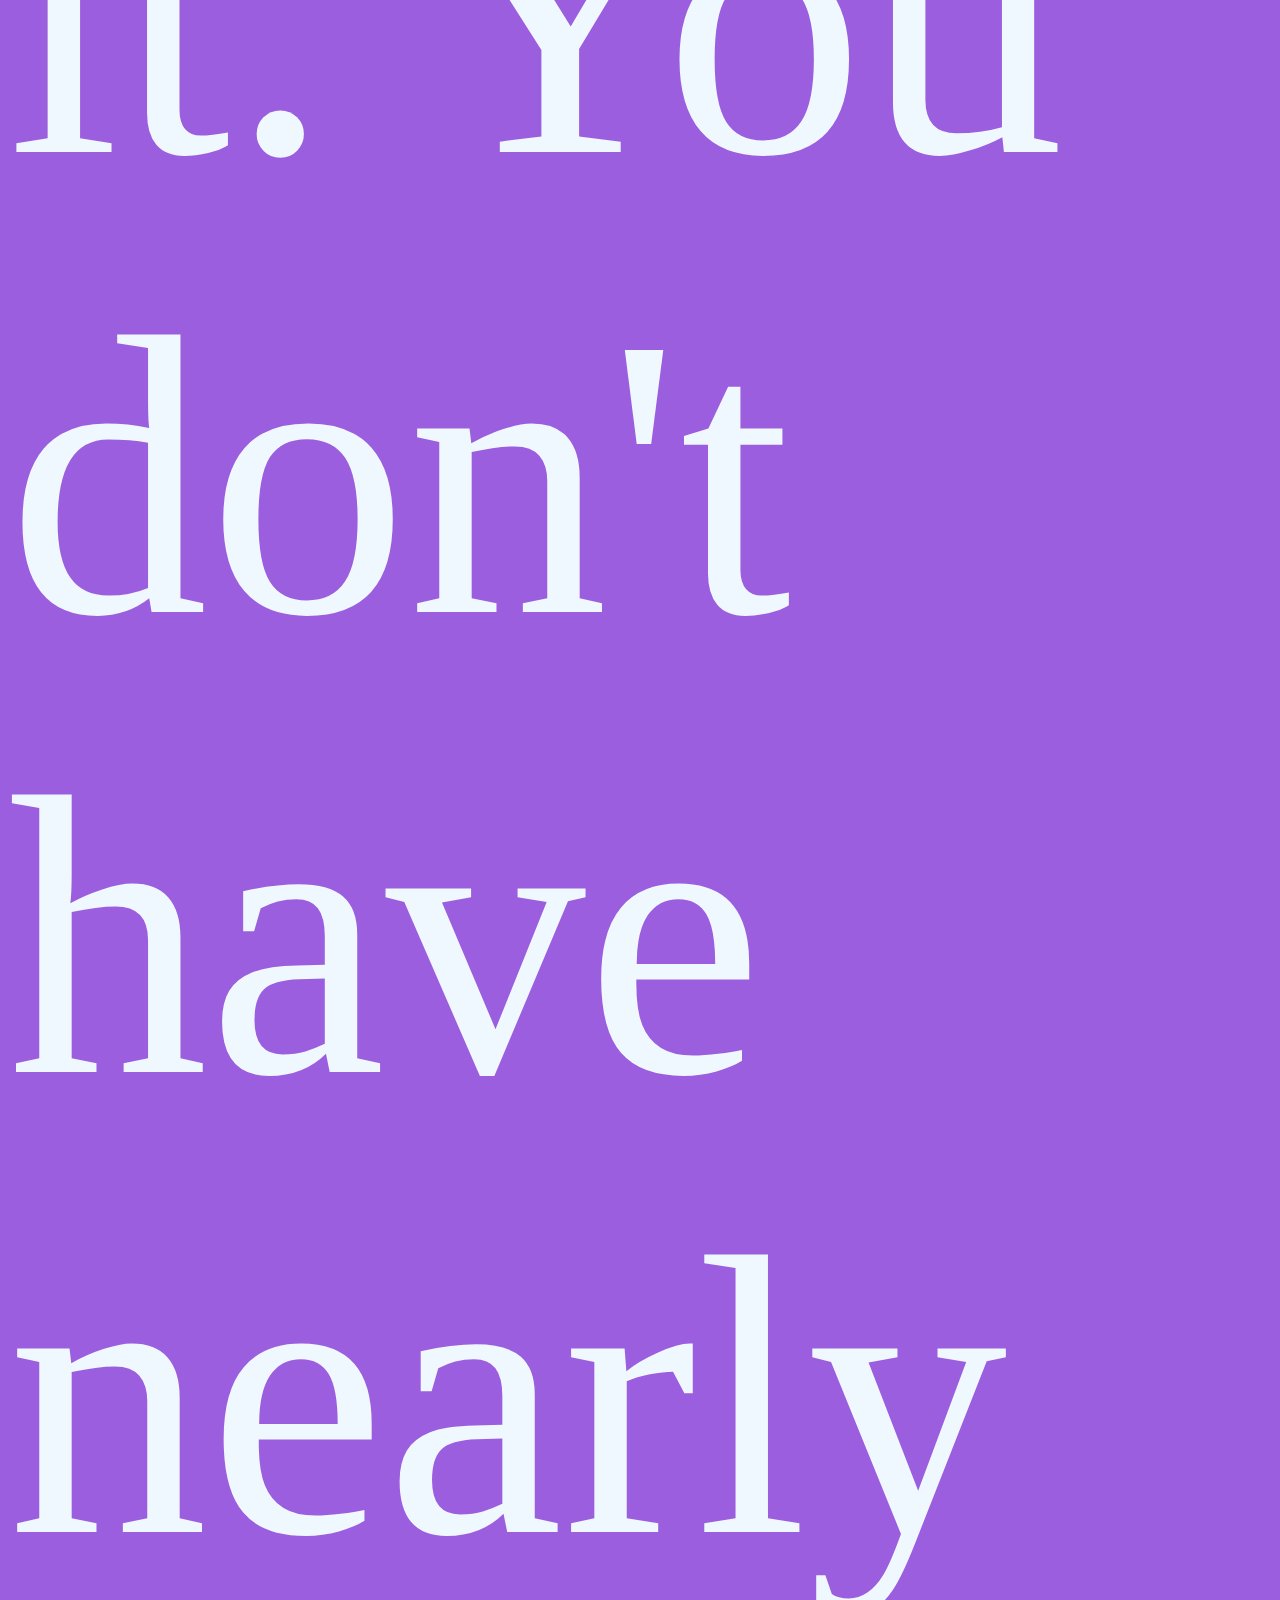
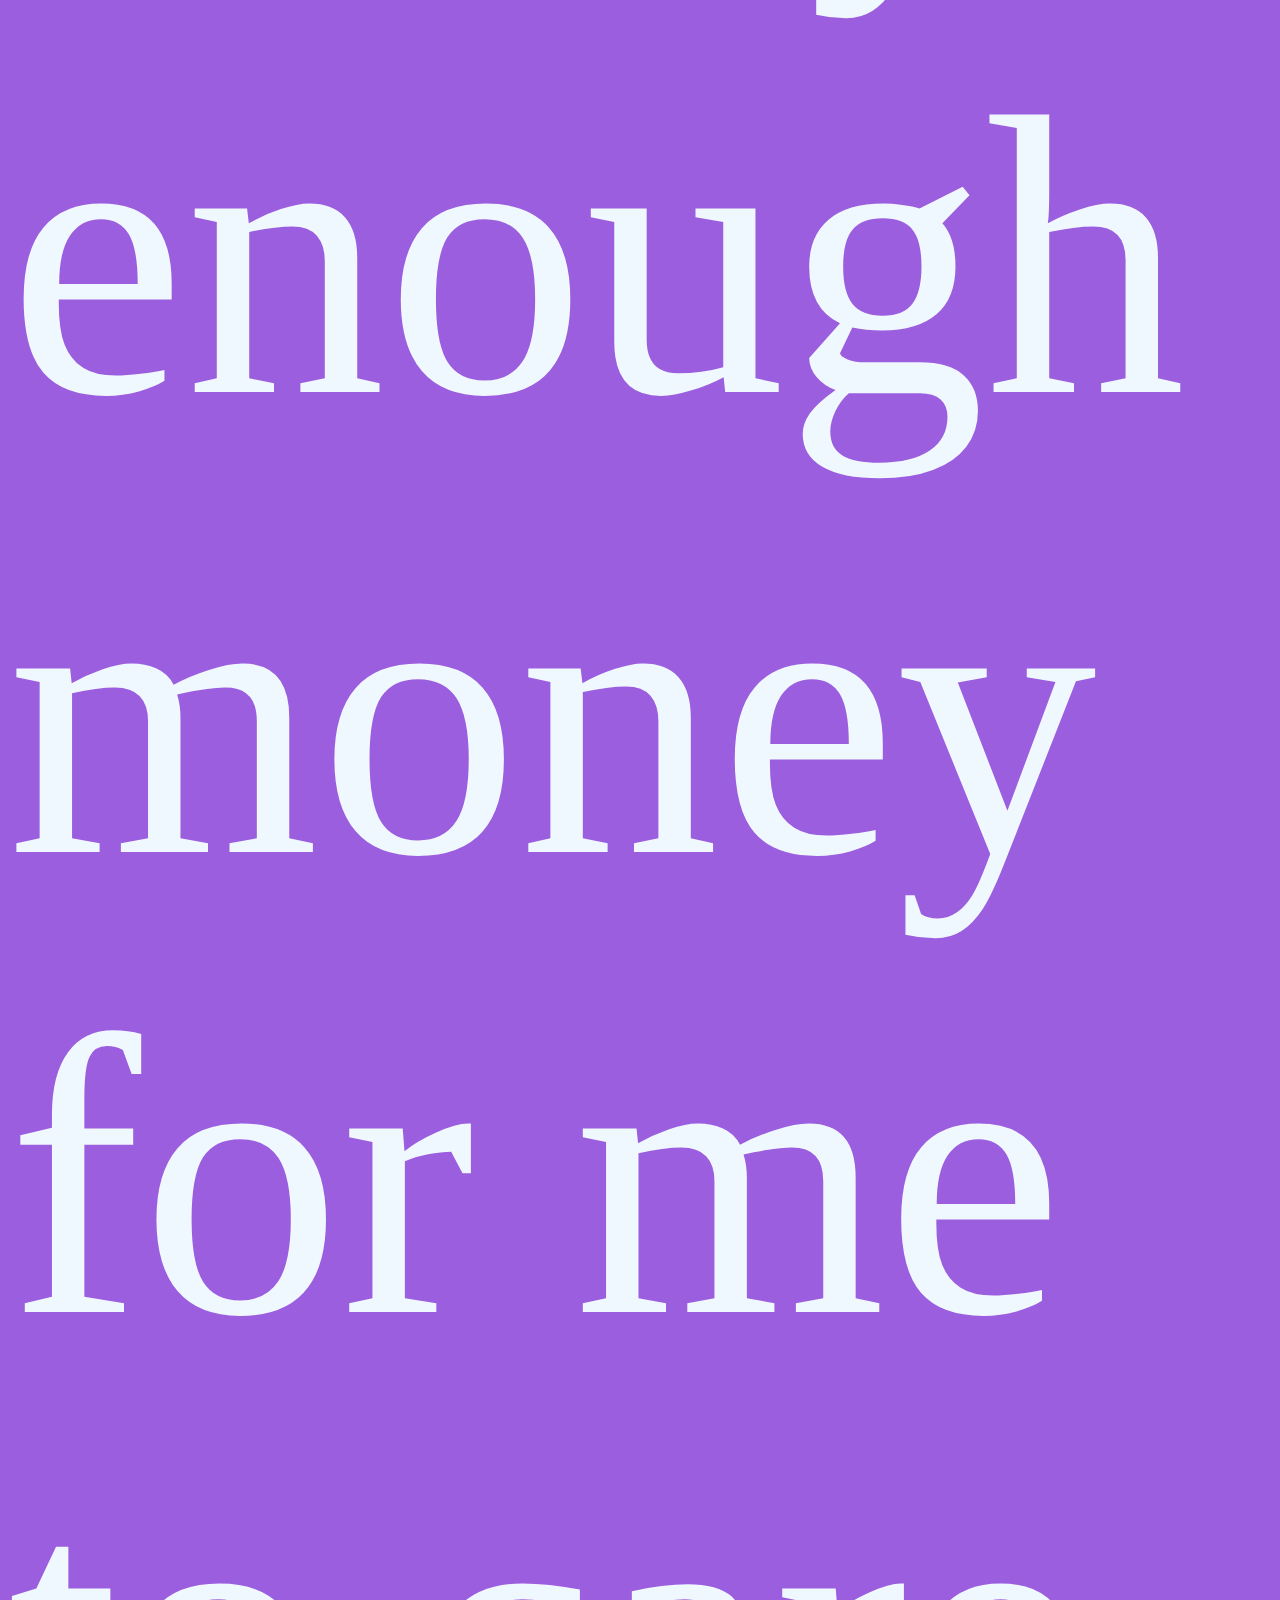
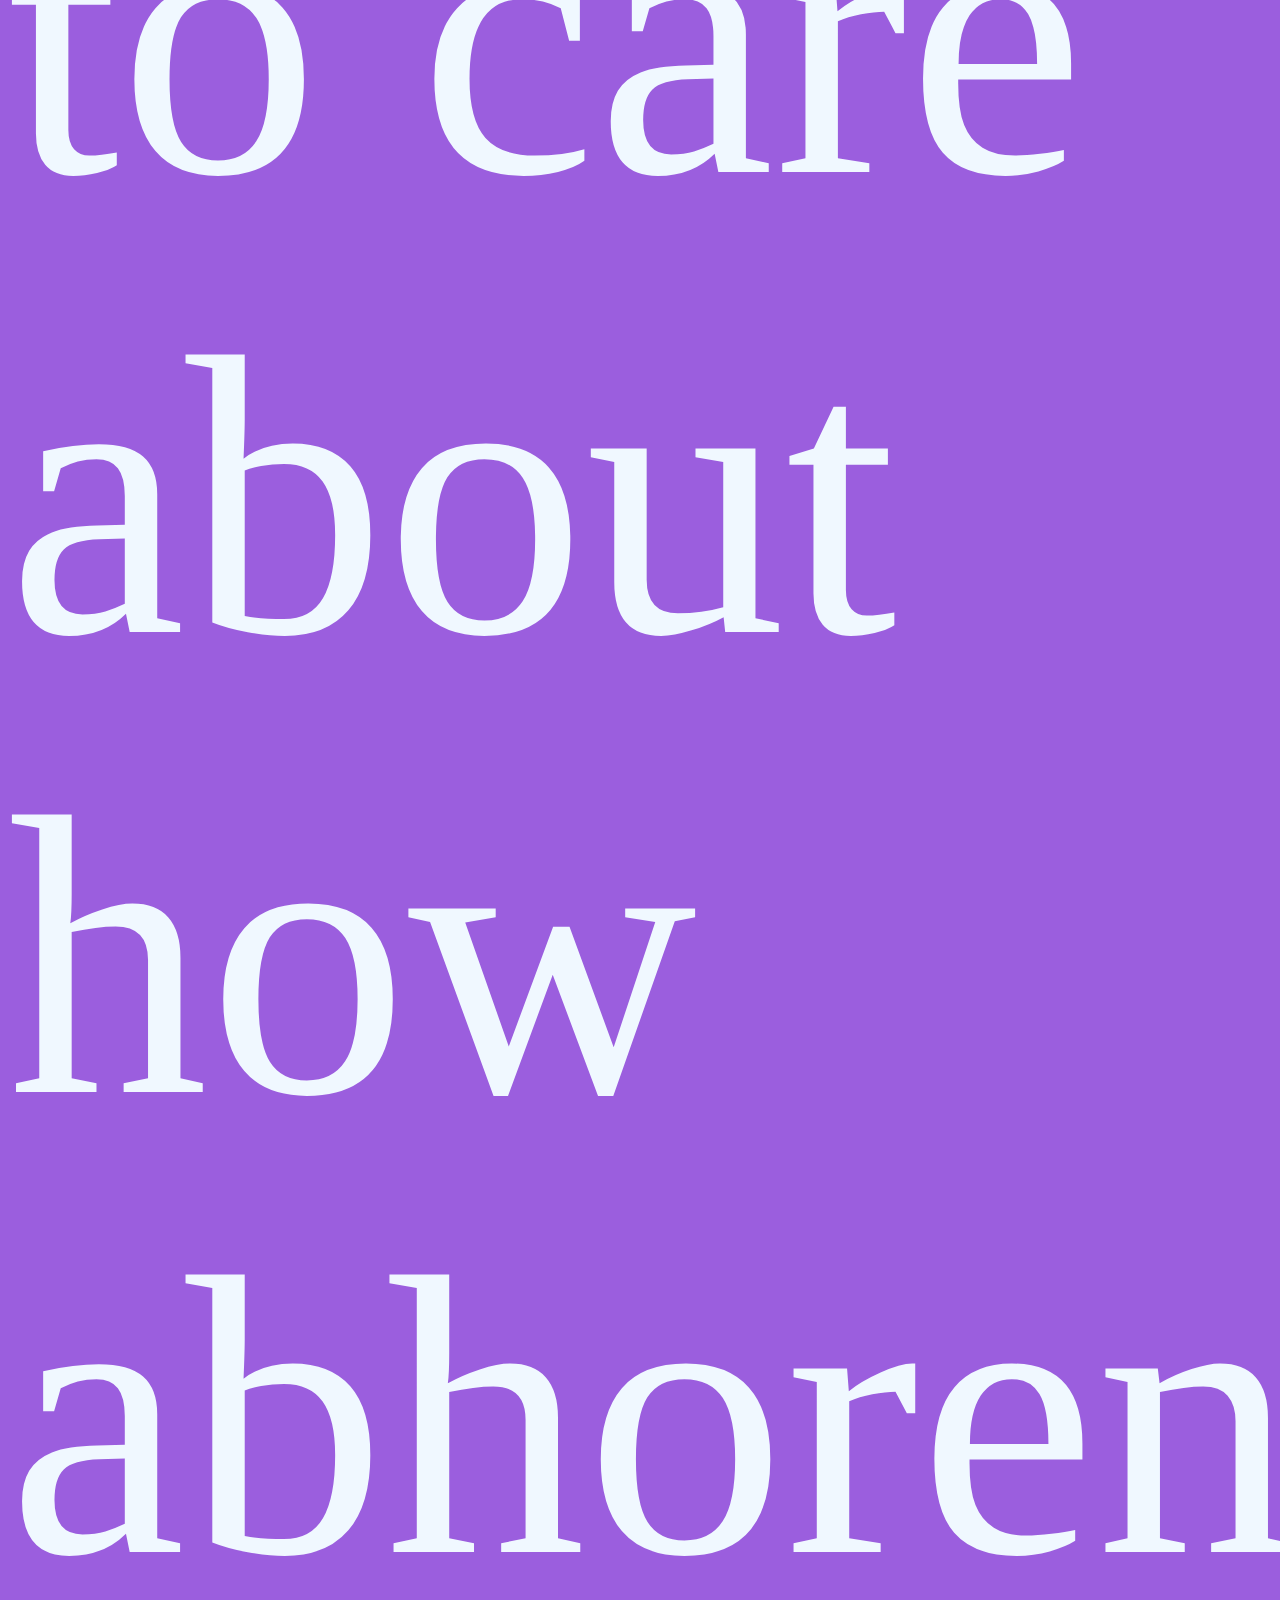
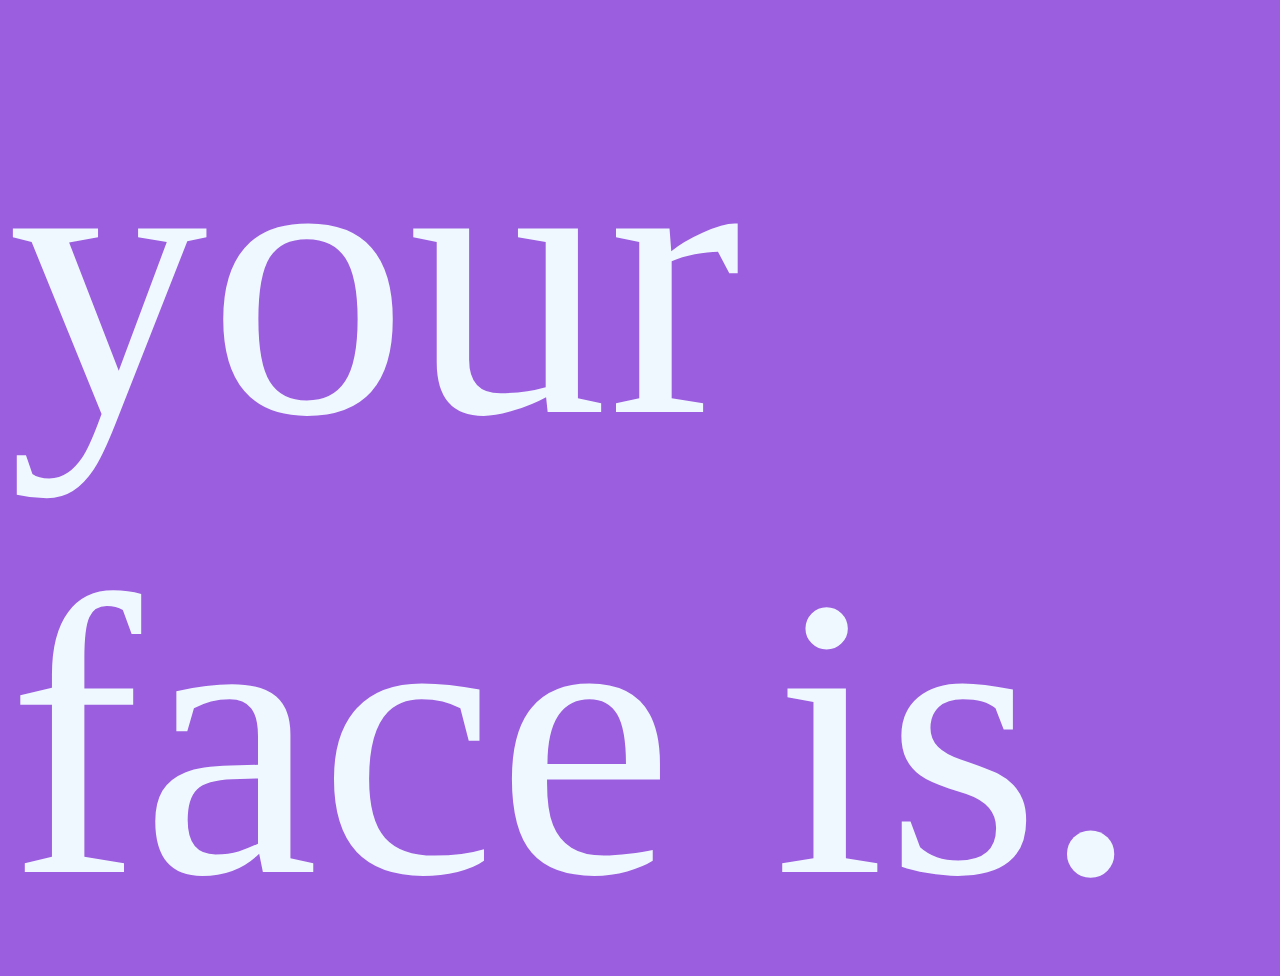
<file: adventuregame/site5.html>
<html>
<title>not even in your dreams</title>
<body>
    <link rel="stylesheet" href="style5.css">
    <p1>Dont even consider it. You don't have nearly enough money for me to care about how abhorent your face is.</p1>
    </body>


</html>
</file>
<file: adventuregame/stylesheet.css>
body{background-image: url(Imagesof_firstwebsite/original.gif);
background-position: bottom;
background-repeat: no-repeat;
background-size: cover}
div1{text-align: center}
h2{font-size: 250}
h2{color: #E6C6FF};

.center {
  display: block;
  margin-left: auto;
  margin-right: auto;
  width: 50%;
} 
div2{text-align:center}
h3{color: #E1F7F5}
h3{font-size: 85}
</file>
<file: NataliLizbeth_website/stylesheet.css>
h2 { font-family: monospace; color: firebrick}

p{vertical-align: bottom }
</file>
<file: adventuregame/stylesheet2.css>
body{background-color: black}
.center {
  display: block;
  margin-left: auto;
  margin-right: auto;
animation-timing-function: ease-in-out;
  width: 30%;
    margin-top: 650px
}

h2{color: aliceblue;
text-align: center;
font-size: 175px;
}}
</file>
<file: adventuregame/styl3.css>
body{background-color: #291130}
.leftimage{
    position: absolute;
    width: 
    
}
h1{color: firebrick;
font-size: 500;
text-align: center}
h2{color: aliceblue;
font-size: 175;
text-align: center}
.rightimage{
    position: absolute;
    right: -250;
    
}
</file>
<file: adventuregame/style4.css>
body{background-color: #015441}

p1{color: #FDBECC;
font-size: 500;
text-align: center;
font: arial}
</file>
<file: adventuregame/style5.css>
body{background-color: #9B5EDE}
p1{color: aliceblue;
font-size: 400}
</file>
